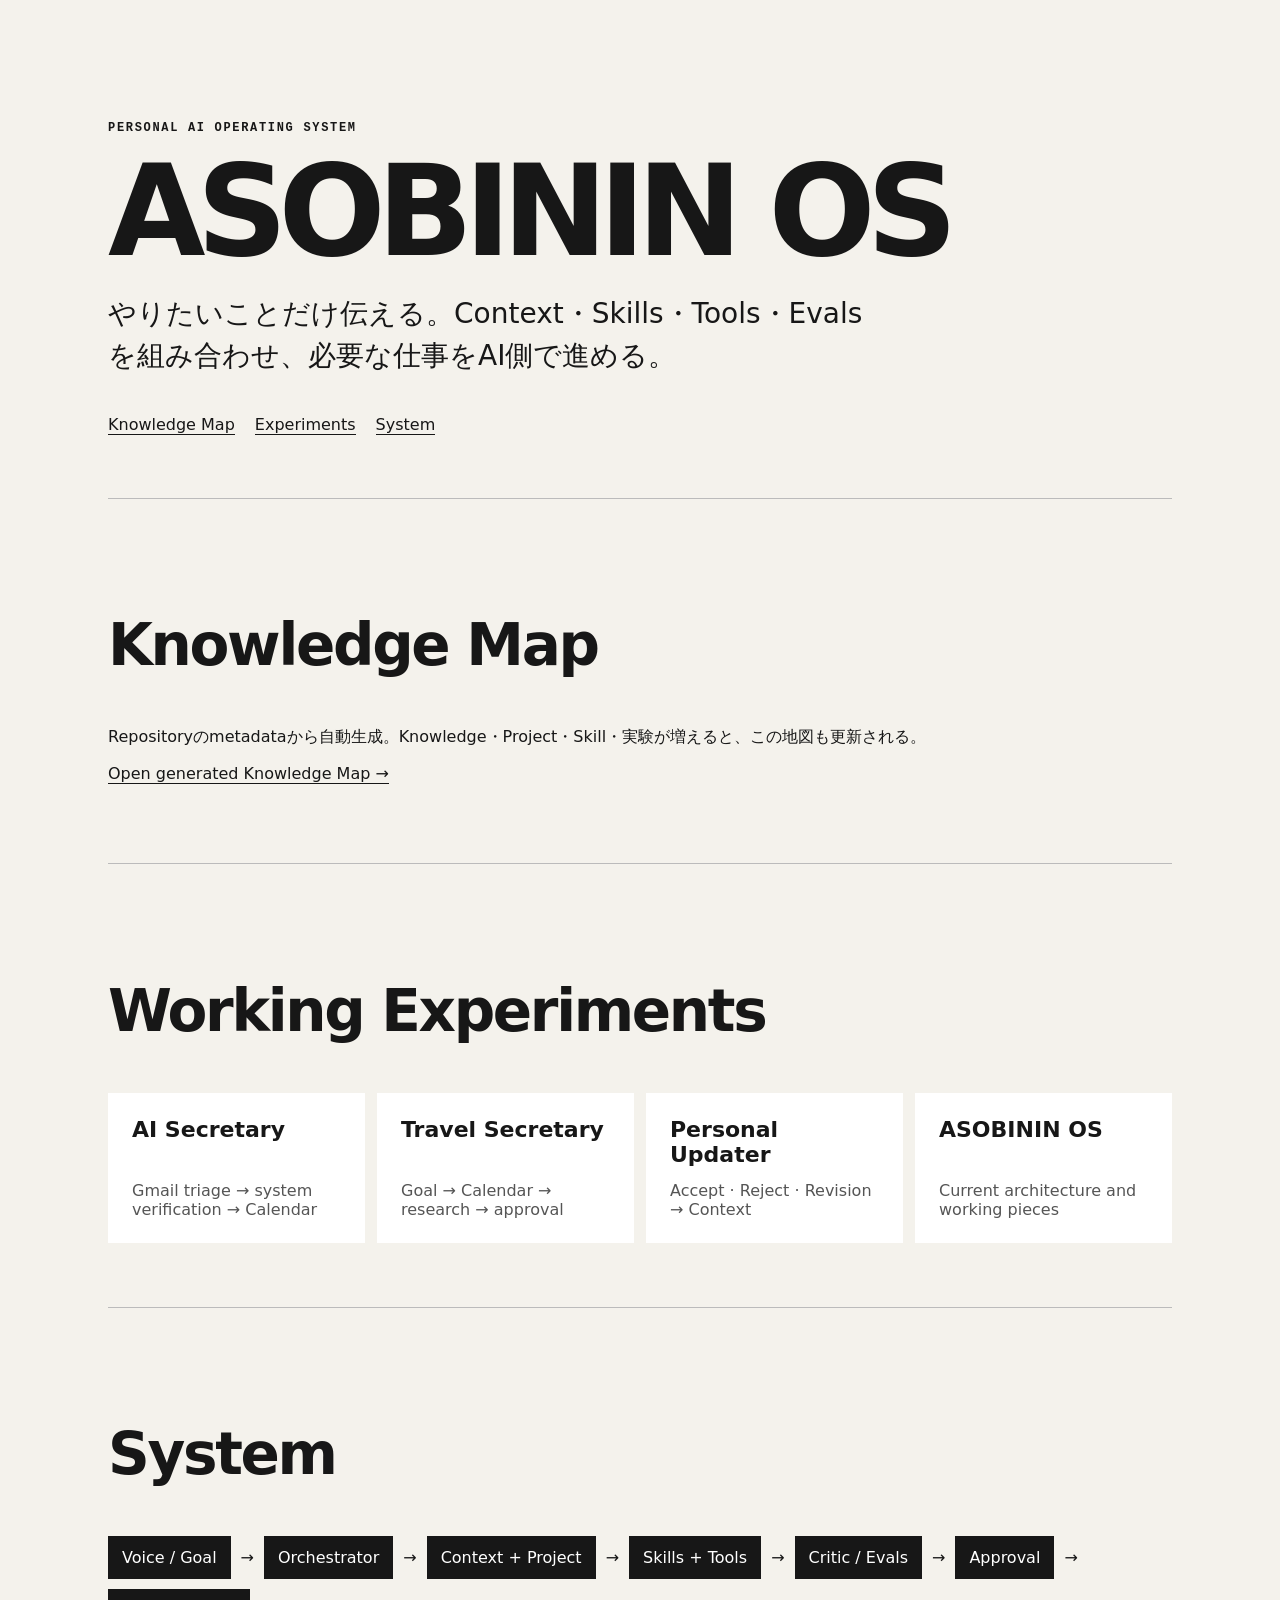
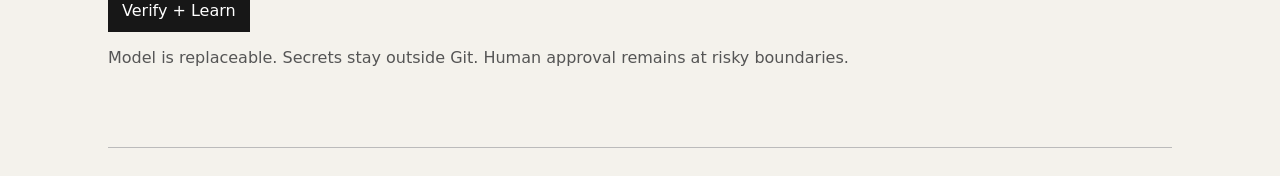
<file: index.html>
<!doctype html><html lang="ja"><head><meta charset="utf-8"><meta name="viewport" content="width=device-width,initial-scale=1"><title>ASOBININ OS</title><link rel="stylesheet" href="style.css"></head><body><main>
<header><p class="eyebrow">PERSONAL AI OPERATING SYSTEM</p><h1>ASOBININ OS</h1><p class="lead">やりたいことだけ伝える。Context・Skills・Tools・Evalsを組み合わせ、必要な仕事をAI側で進める。</p><nav><a href="generated.html">Knowledge Map</a><a href="#demo">Experiments</a><a href="#system">System</a></nav></header>
<section id="map"><h2>Knowledge Map</h2><p>Repositoryのmetadataから自動生成。Knowledge・Project・Skill・実験が増えると、この地図も更新される。</p><p><a href="generated.html">Open generated Knowledge Map →</a></p></section>
<section id="demo"><h2>Working Experiments</h2><div class="grid">
<a class="card" href="items/skills--secretary--skill.html"><b>AI Secretary</b><span>Gmail triage → system verification → Calendar</span></a>
<a class="card" href="items/skills--travel--skill.html"><b>Travel Secretary</b><span>Goal → Calendar → research → approval</span></a>
<a class="card" href="items/skills--personal-updater--skill.html"><b>Personal Updater</b><span>Accept · Reject · Revision → Context</span></a>
<a class="card" href="items/knowledge--topics--asobinin-os.html"><b>ASOBININ OS</b><span>Current architecture and working pieces</span></a>
</div></section>
<section id="system"><h2>System</h2><div class="flow"><span>Voice / Goal</span><i>→</i><span>Orchestrator</span><i>→</i><span>Context + Project</span><i>→</i><span>Skills + Tools</span><i>→</i><span>Critic / Evals</span><i>→</i><span>Approval</span><i>→</i><span>Verify + Learn</span></div><p class="small">Model is replaceable. Secrets stay outside Git. Human approval remains at risky boundaries.</p></section>
</main></body></html>
</file>
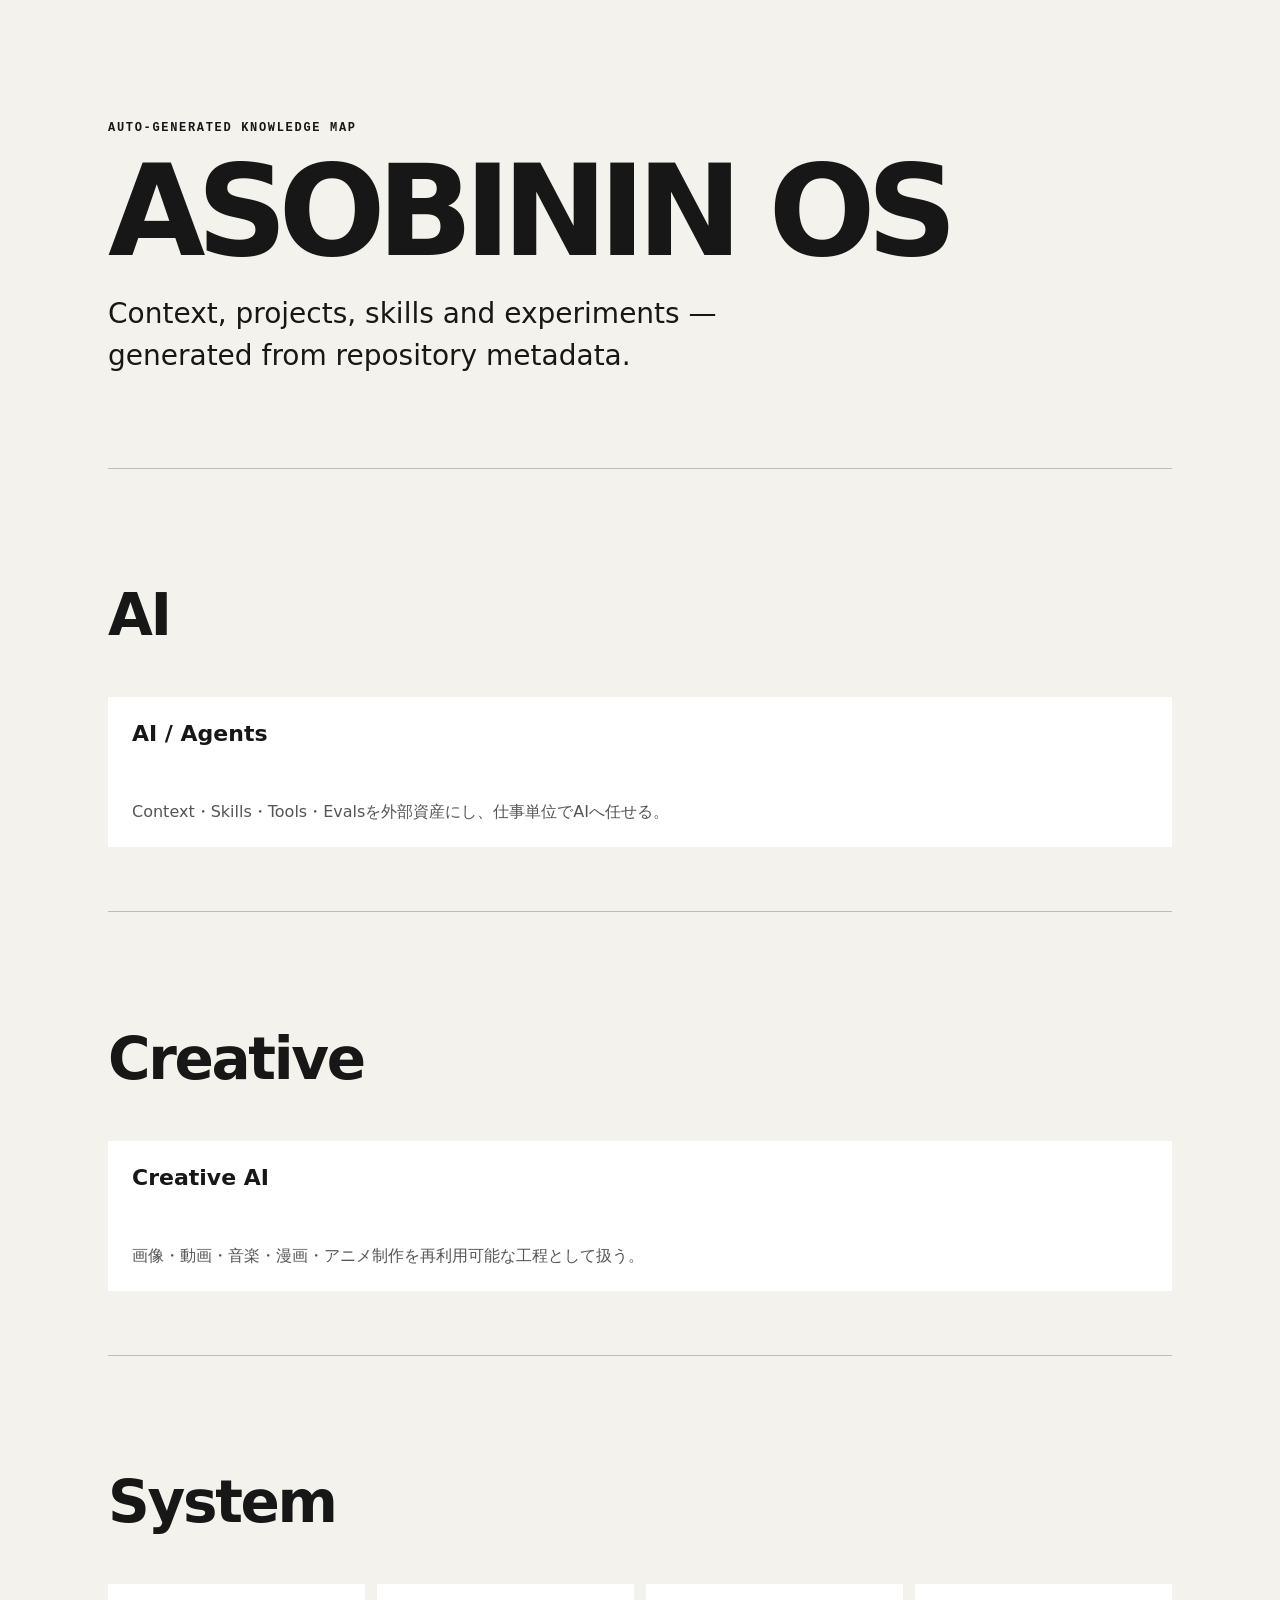
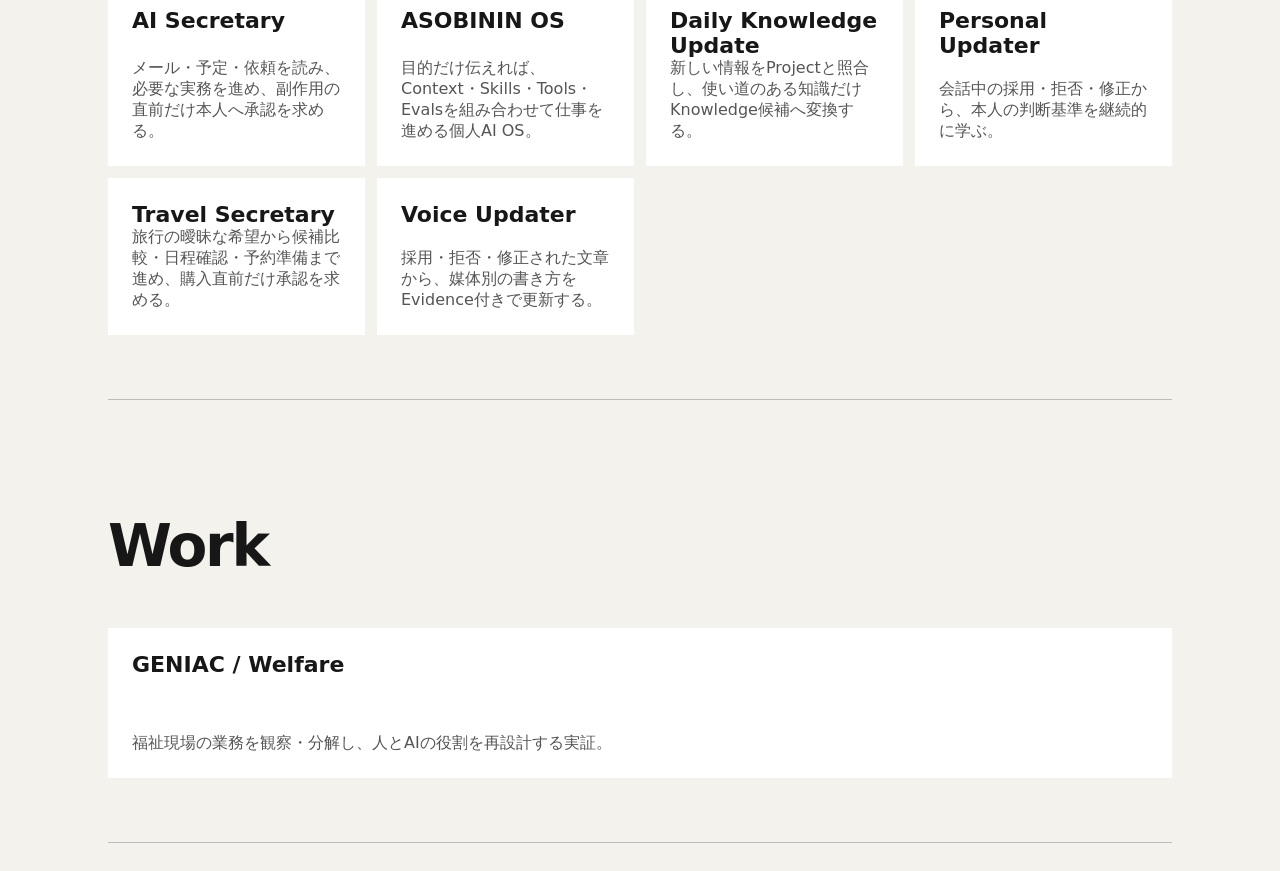
<file: generated.html>
<!doctype html><meta charset='utf-8'><meta name='viewport' content='width=device-width,initial-scale=1'>
<title>ASOBININ OS — Generated Map</title><link rel='stylesheet' href='style.css'>
<main><header><p class='eyebrow'>AUTO-GENERATED KNOWLEDGE MAP</p><h1>ASOBININ OS</h1>
<p class='lead'>Context, projects, skills and experiments — generated from repository metadata.</p></header>
<section><h2>AI</h2><div class='grid'>
<a class='card' href='items/knowledge--topics--ai-agents.html'><b>AI / Agents</b><span>Context・Skills・Tools・Evalsを外部資産にし、仕事単位でAIへ任せる。</span></a>
</div></section>
<section><h2>Creative</h2><div class='grid'>
<a class='card' href='items/knowledge--topics--creative-ai.html'><b>Creative AI</b><span>画像・動画・音楽・漫画・アニメ制作を再利用可能な工程として扱う。</span></a>
</div></section>
<section><h2>System</h2><div class='grid'>
<a class='card' href='items/skills--secretary--skill.html'><b>AI Secretary</b><span>メール・予定・依頼を読み、必要な実務を進め、副作用の直前だけ本人へ承認を求める。</span></a>
<a class='card' href='items/knowledge--topics--asobinin-os.html'><b>ASOBININ OS</b><span>目的だけ伝えれば、Context・Skills・Tools・Evalsを組み合わせて仕事を進める個人AI OS。</span></a>
<a class='card' href='items/skills--knowledge-update--skill.html'><b>Daily Knowledge Update</b><span>新しい情報をProjectと照合し、使い道のある知識だけKnowledge候補へ変換する。</span></a>
<a class='card' href='items/skills--personal-updater--skill.html'><b>Personal Updater</b><span>会話中の採用・拒否・修正から、本人の判断基準を継続的に学ぶ。</span></a>
<a class='card' href='items/skills--travel--skill.html'><b>Travel Secretary</b><span>旅行の曖昧な希望から候補比較・日程確認・予約準備まで進め、購入直前だけ承認を求める。</span></a>
<a class='card' href='items/skills--voice-updater--skill.html'><b>Voice Updater</b><span>採用・拒否・修正された文章から、媒体別の書き方をEvidence付きで更新する。</span></a>
</div></section>
<section><h2>Work</h2><div class='grid'>
<a class='card' href='items/knowledge--topics--geniac.html'><b>GENIAC / Welfare</b><span>福祉現場の業務を観察・分解し、人とAIの役割を再設計する実証。</span></a>
</div></section>
</main>
</file>
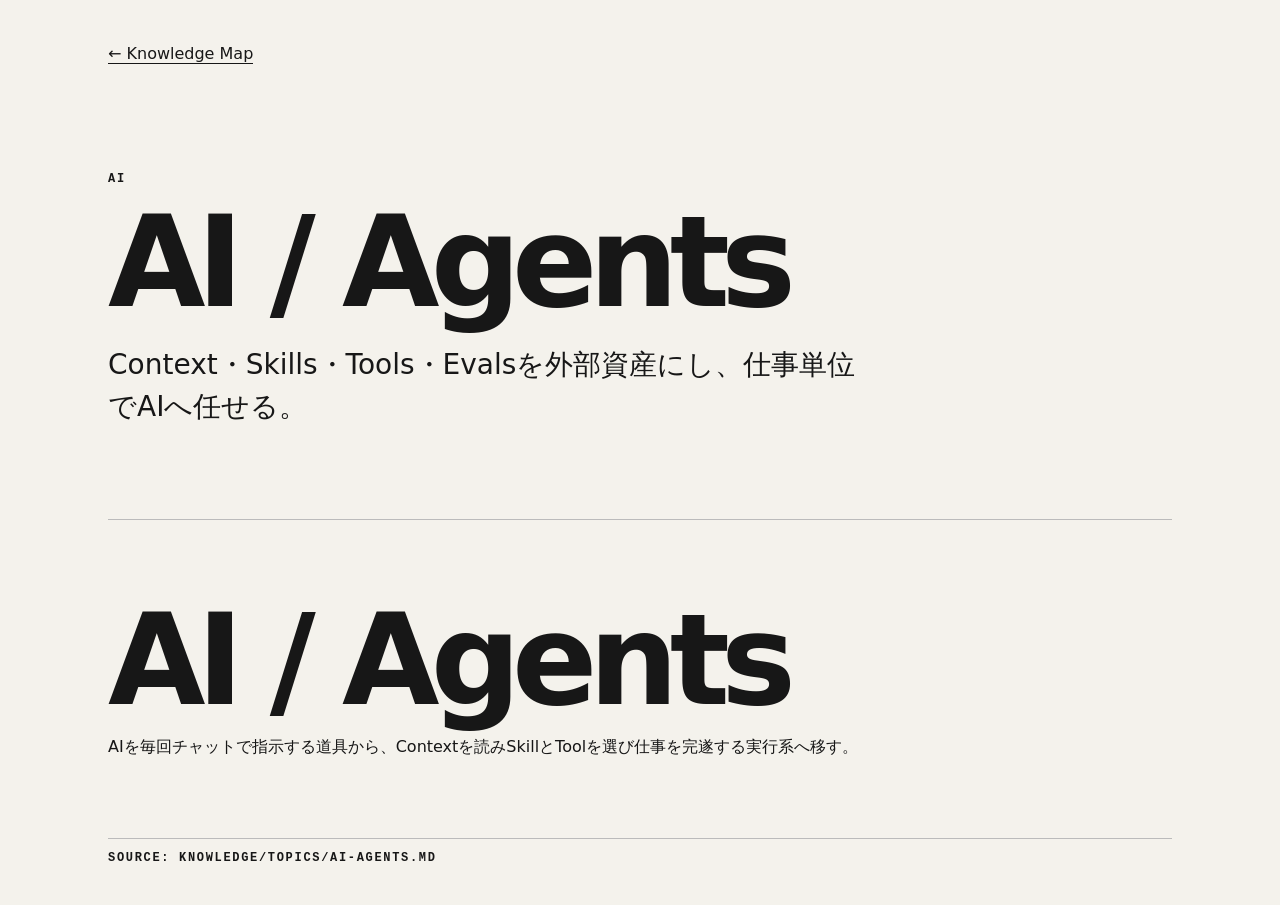
<file: items/knowledge--topics--ai-agents.html>
<!doctype html><meta charset='utf-8'><meta name='viewport' content='width=device-width,initial-scale=1'><title>AI / Agents — ASOBININ OS</title><link rel='stylesheet' href='../style.css'><main><p><a href='../generated.html'>← Knowledge Map</a></p><header><p class='eyebrow'>AI</p><h1>AI / Agents</h1><p class='lead'>Context・Skills・Tools・Evalsを外部資産にし、仕事単位でAIへ任せる。</p></header><section><h1>AI / Agents</h1>
<p>AIを毎回チャットで指示する道具から、Contextを読みSkillとToolを選び仕事を完遂する実行系へ移す。</p></section><footer><p class='eyebrow'>SOURCE: knowledge/topics/ai-agents.md</p></footer></main>
</file>
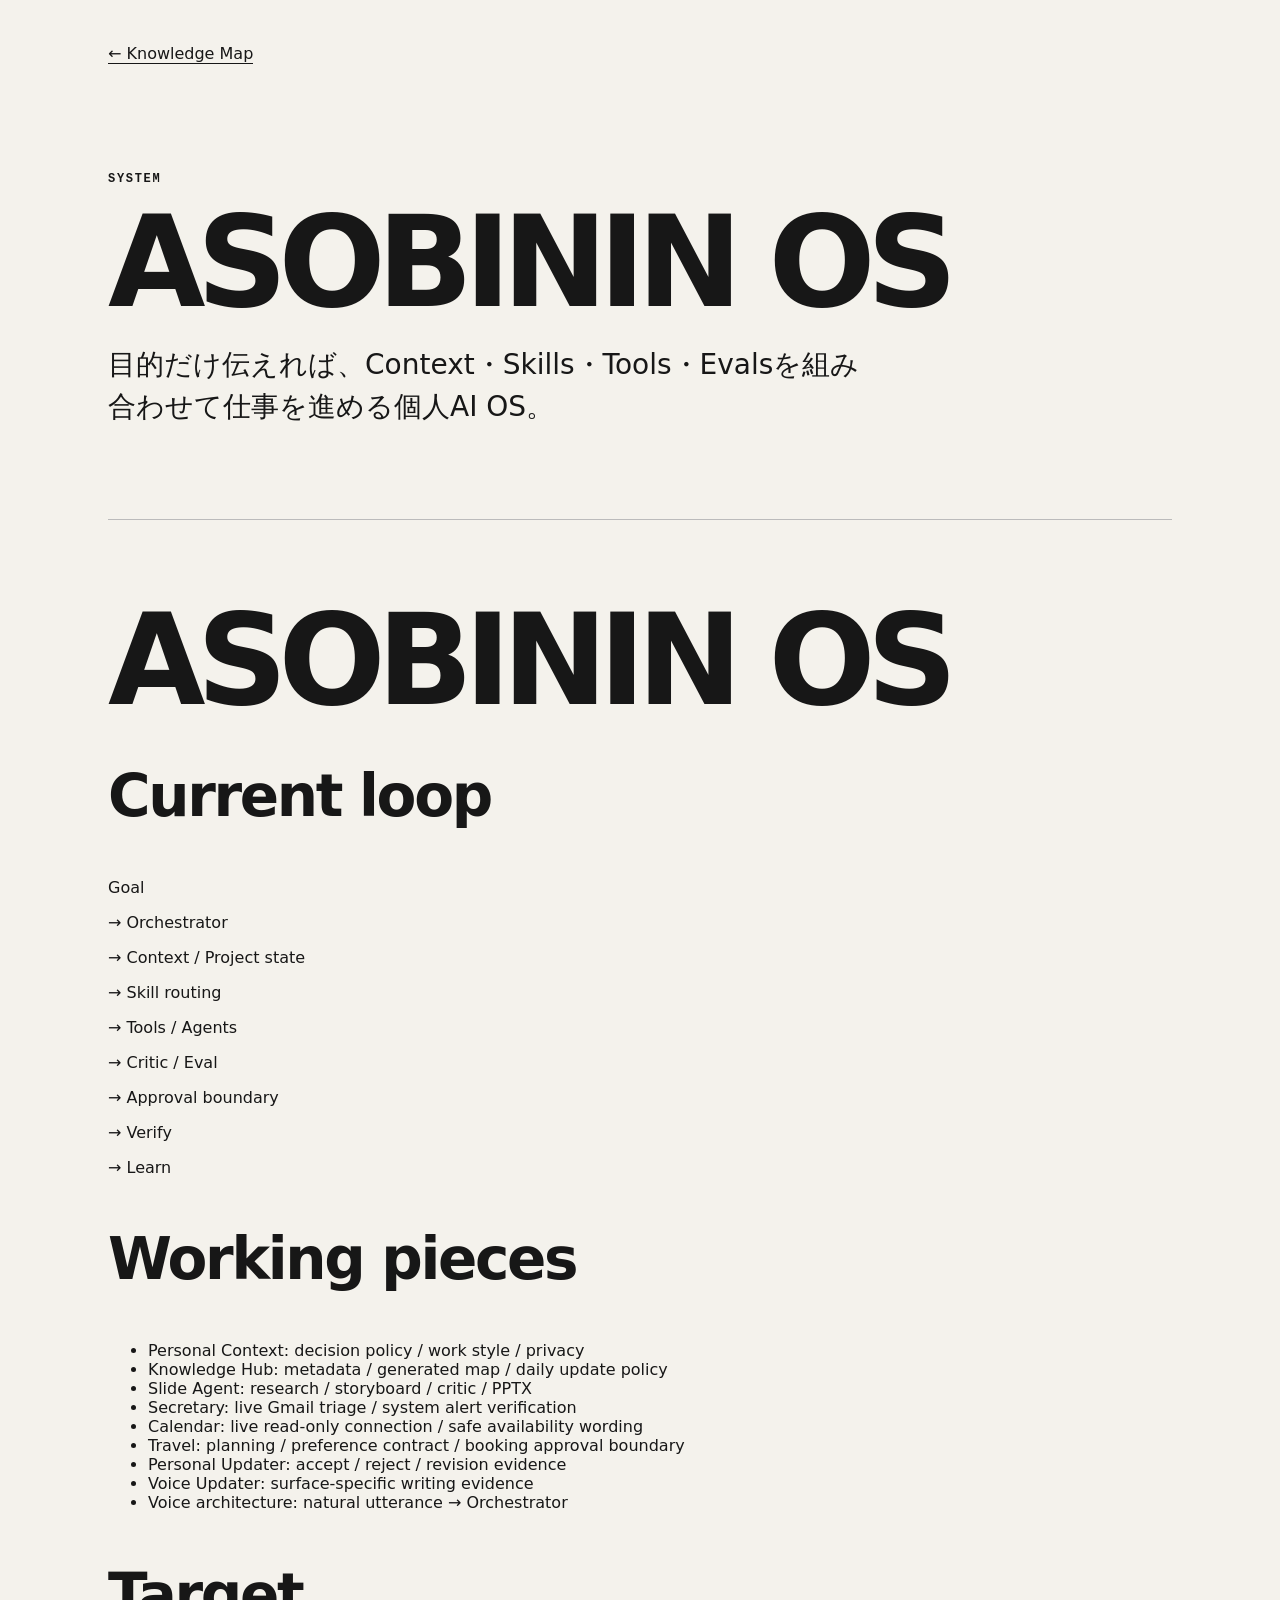
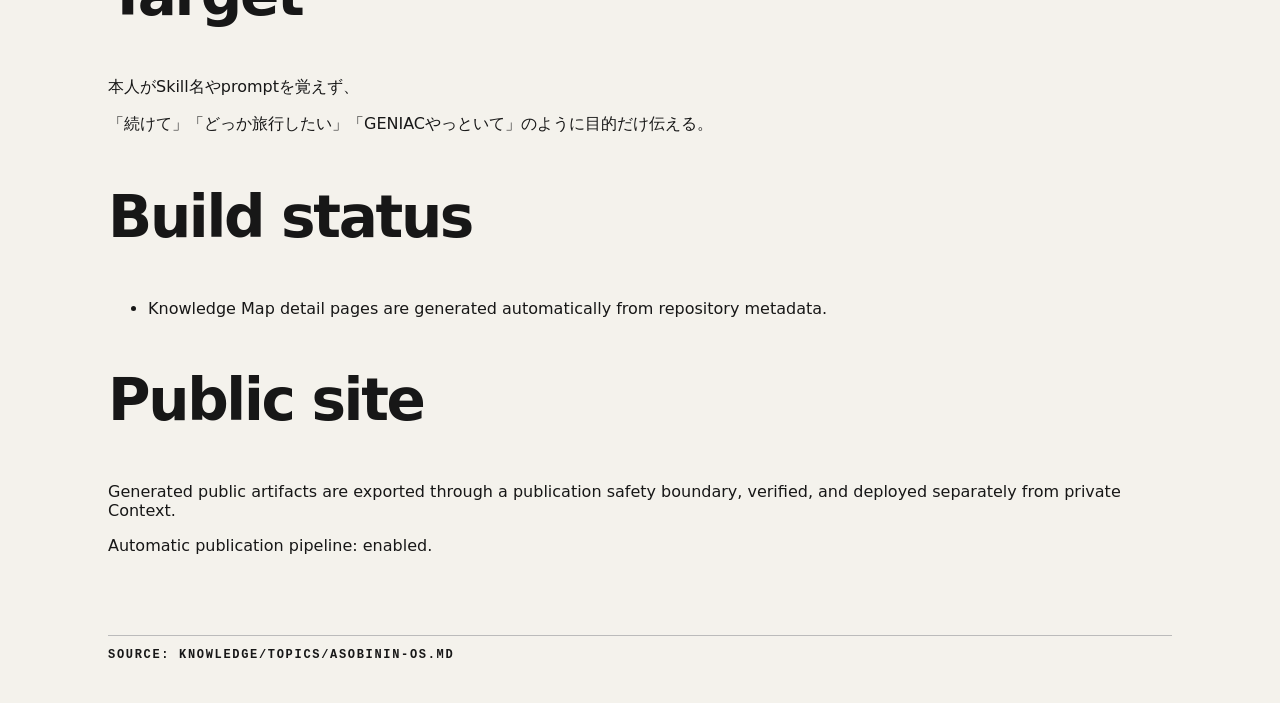
<file: items/knowledge--topics--asobinin-os.html>
<!doctype html><meta charset='utf-8'><meta name='viewport' content='width=device-width,initial-scale=1'><title>ASOBININ OS — ASOBININ OS</title><link rel='stylesheet' href='../style.css'><main><p><a href='../generated.html'>← Knowledge Map</a></p><header><p class='eyebrow'>System</p><h1>ASOBININ OS</h1><p class='lead'>目的だけ伝えれば、Context・Skills・Tools・Evalsを組み合わせて仕事を進める個人AI OS。</p></header><section><h1>ASOBININ OS</h1>
<h2>Current loop</h2>
<p>Goal</p>
<p>→ Orchestrator</p>
<p>→ Context / Project state</p>
<p>→ Skill routing</p>
<p>→ Tools / Agents</p>
<p>→ Critic / Eval</p>
<p>→ Approval boundary</p>
<p>→ Verify</p>
<p>→ Learn</p>
<h2>Working pieces</h2>
<ul>
<li>Personal Context: decision policy / work style / privacy</li>
<li>Knowledge Hub: metadata / generated map / daily update policy</li>
<li>Slide Agent: research / storyboard / critic / PPTX</li>
<li>Secretary: live Gmail triage / system alert verification</li>
<li>Calendar: live read-only connection / safe availability wording</li>
<li>Travel: planning / preference contract / booking approval boundary</li>
<li>Personal Updater: accept / reject / revision evidence</li>
<li>Voice Updater: surface-specific writing evidence</li>
<li>Voice architecture: natural utterance → Orchestrator</li>
</ul>
<h2>Target</h2>
<p>本人がSkill名やpromptを覚えず、</p>
<p>「続けて」「どっか旅行したい」「GENIACやっといて」のように目的だけ伝える。</p>
<h2>Build status</h2>
<ul>
<li>Knowledge Map detail pages are generated automatically from repository metadata.</li>
</ul>
<h2>Public site</h2>
<p>Generated public artifacts are exported through a publication safety boundary, verified, and deployed separately from private Context.</p>
<p>Automatic publication pipeline: enabled.</p></section><footer><p class='eyebrow'>SOURCE: knowledge/topics/asobinin-os.md</p></footer></main>
</file>
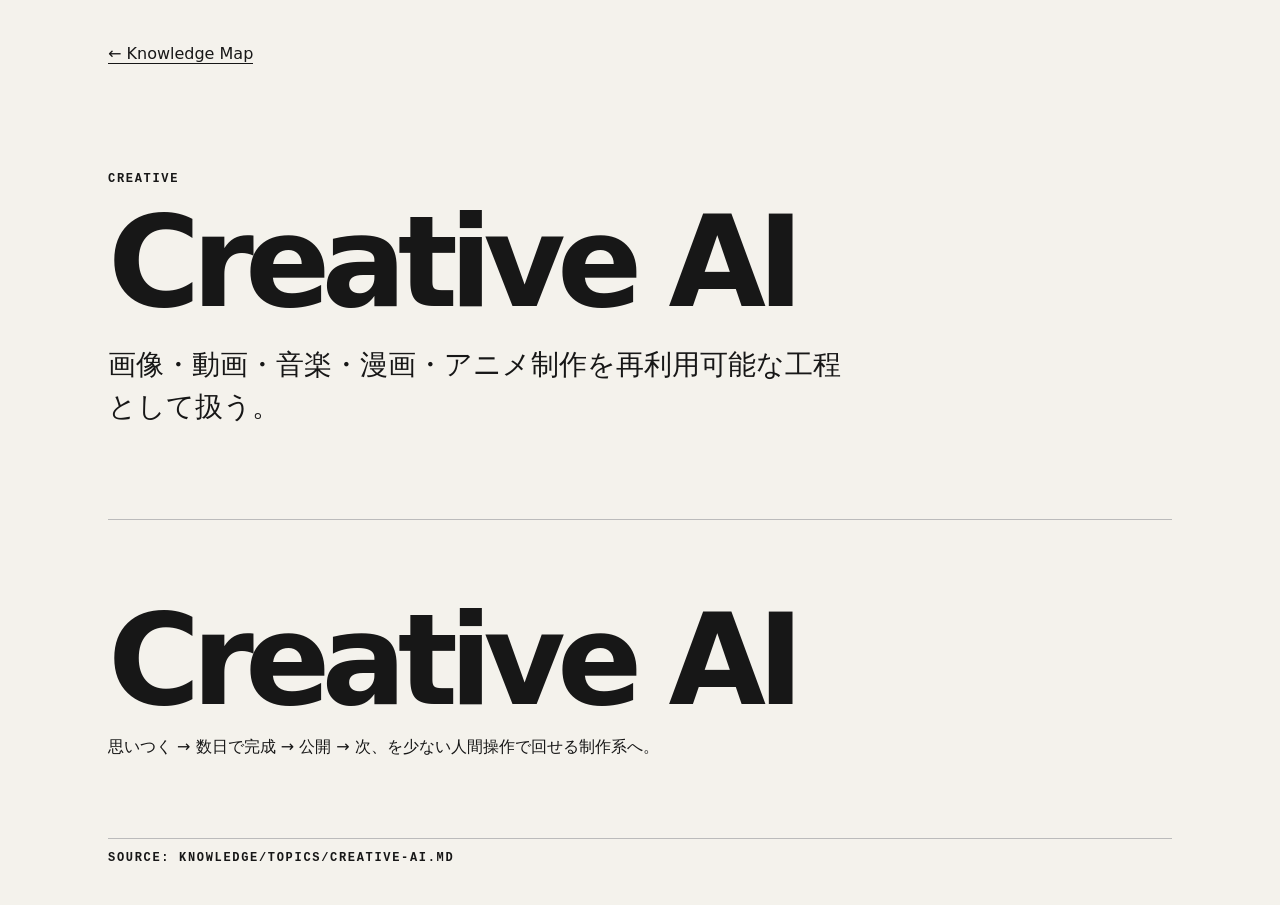
<file: items/knowledge--topics--creative-ai.html>
<!doctype html><meta charset='utf-8'><meta name='viewport' content='width=device-width,initial-scale=1'><title>Creative AI — ASOBININ OS</title><link rel='stylesheet' href='../style.css'><main><p><a href='../generated.html'>← Knowledge Map</a></p><header><p class='eyebrow'>Creative</p><h1>Creative AI</h1><p class='lead'>画像・動画・音楽・漫画・アニメ制作を再利用可能な工程として扱う。</p></header><section><h1>Creative AI</h1>
<p>思いつく → 数日で完成 → 公開 → 次、を少ない人間操作で回せる制作系へ。</p></section><footer><p class='eyebrow'>SOURCE: knowledge/topics/creative-ai.md</p></footer></main>
</file>
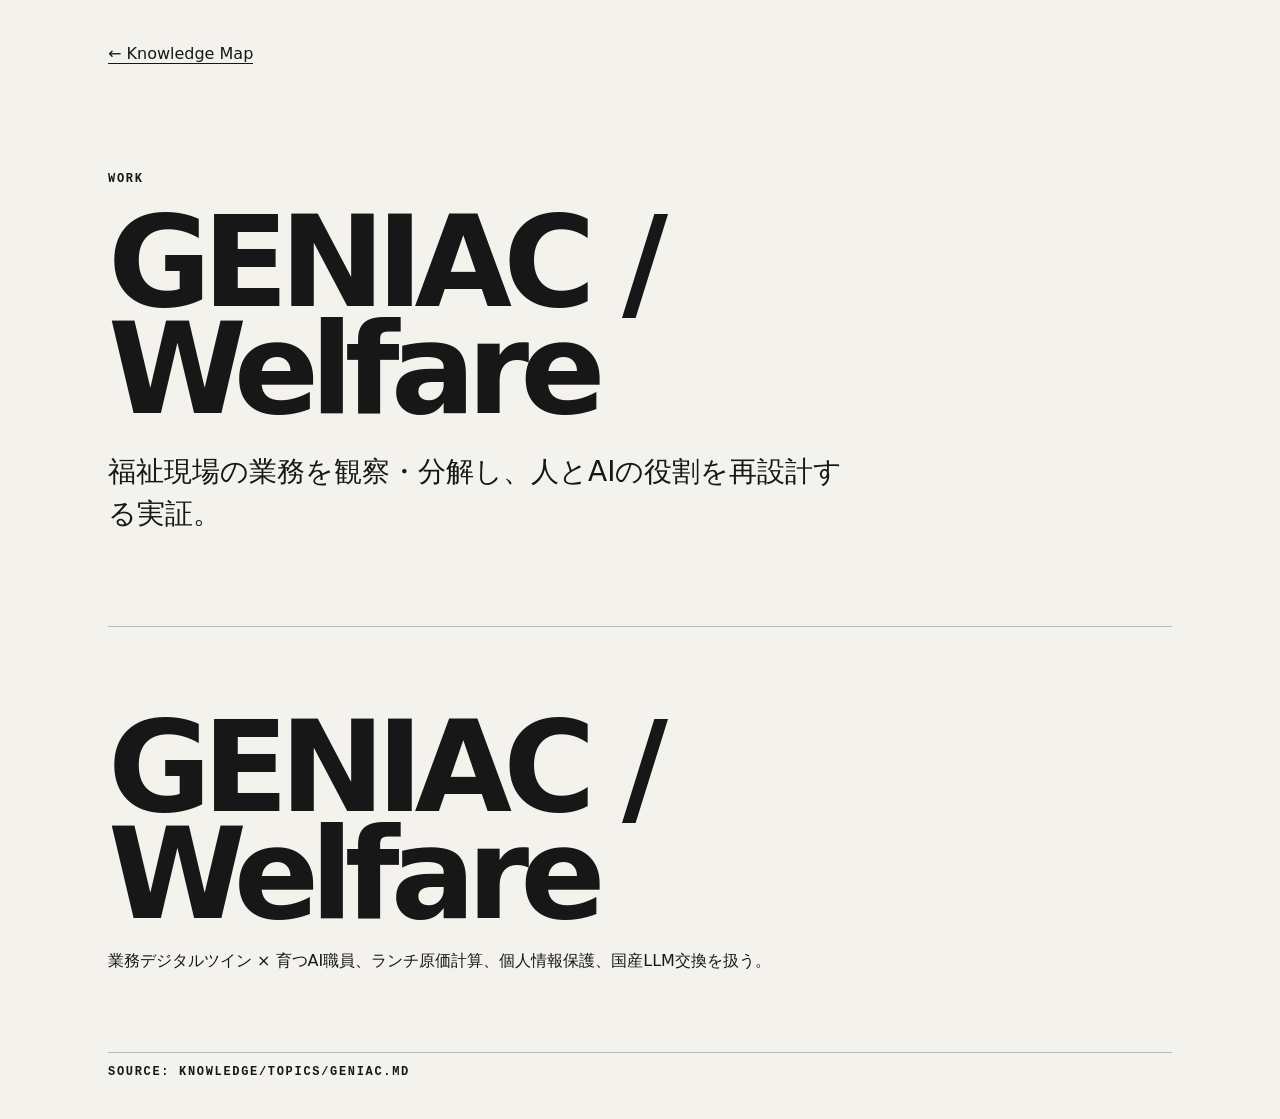
<file: items/knowledge--topics--geniac.html>
<!doctype html><meta charset='utf-8'><meta name='viewport' content='width=device-width,initial-scale=1'><title>GENIAC / Welfare — ASOBININ OS</title><link rel='stylesheet' href='../style.css'><main><p><a href='../generated.html'>← Knowledge Map</a></p><header><p class='eyebrow'>Work</p><h1>GENIAC / Welfare</h1><p class='lead'>福祉現場の業務を観察・分解し、人とAIの役割を再設計する実証。</p></header><section><h1>GENIAC / Welfare</h1>
<p>業務デジタルツイン × 育つAI職員、ランチ原価計算、個人情報保護、国産LLM交換を扱う。</p></section><footer><p class='eyebrow'>SOURCE: knowledge/topics/geniac.md</p></footer></main>
</file>
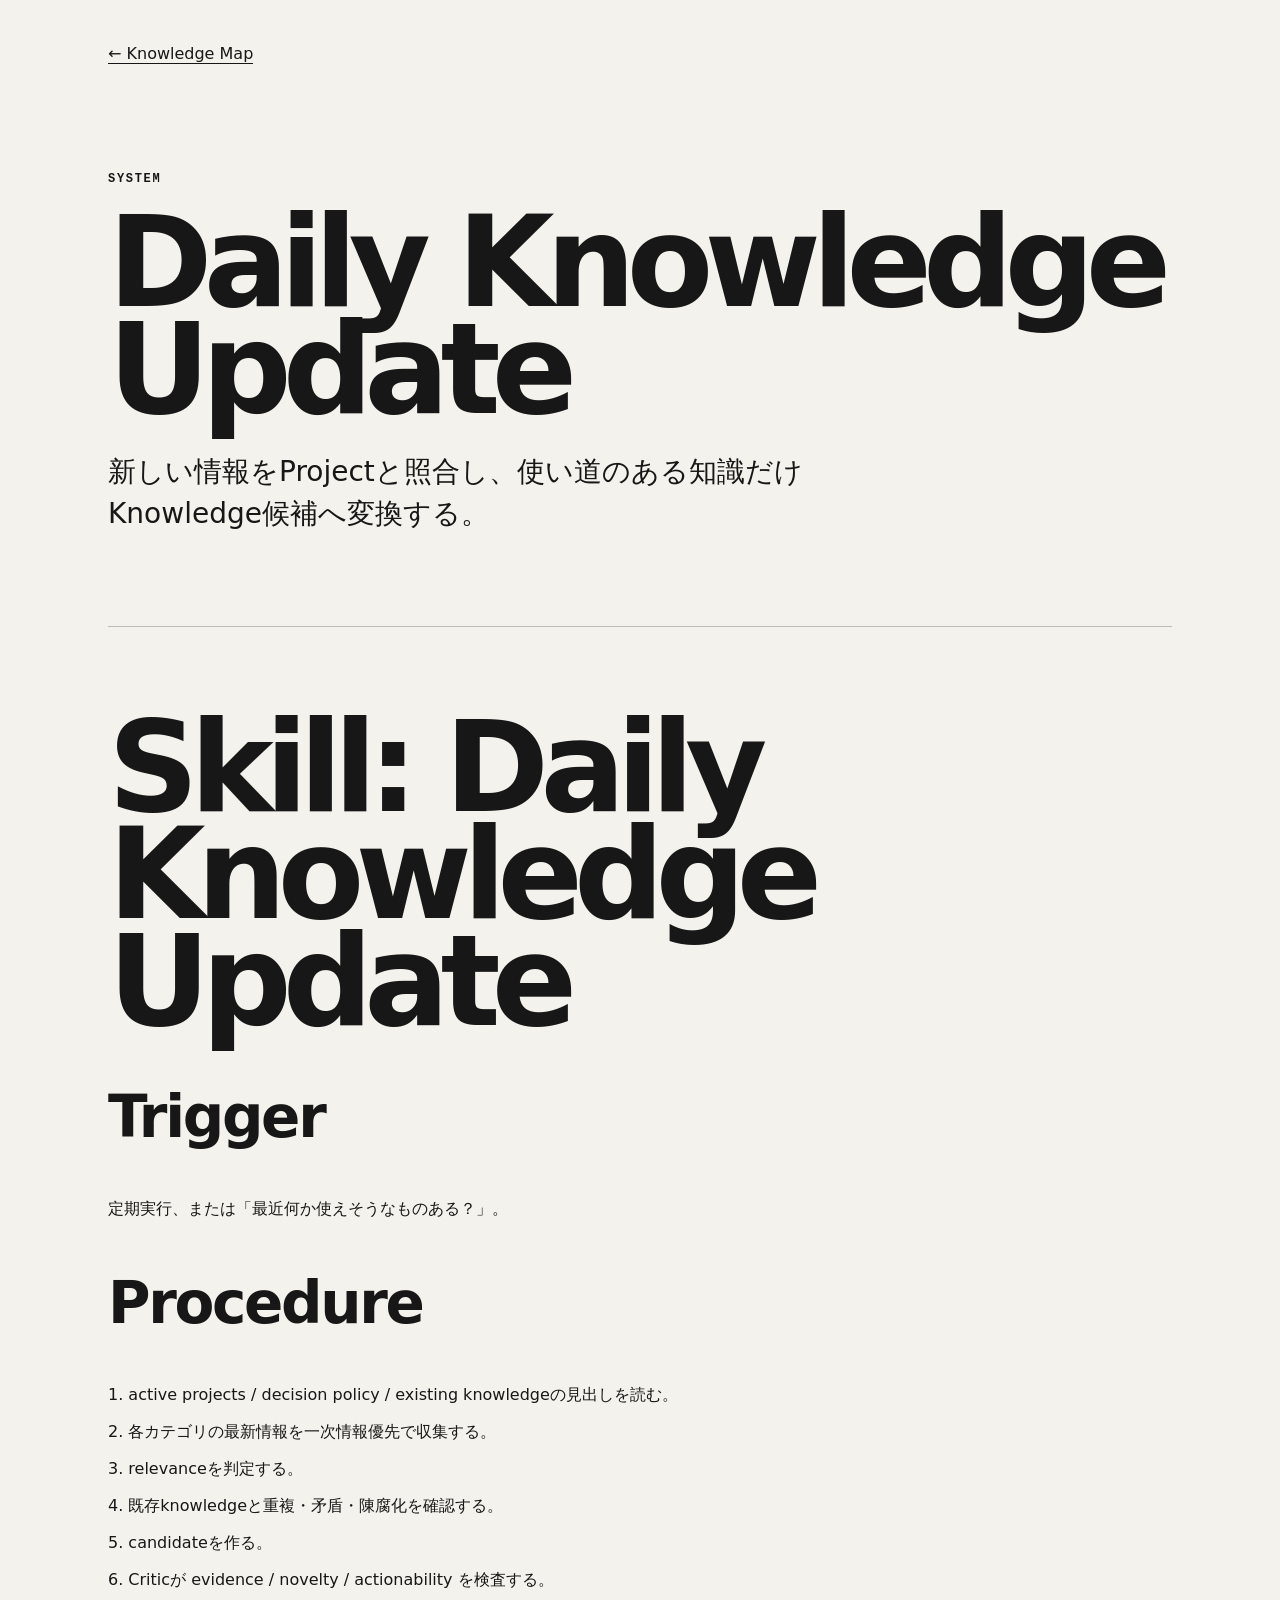
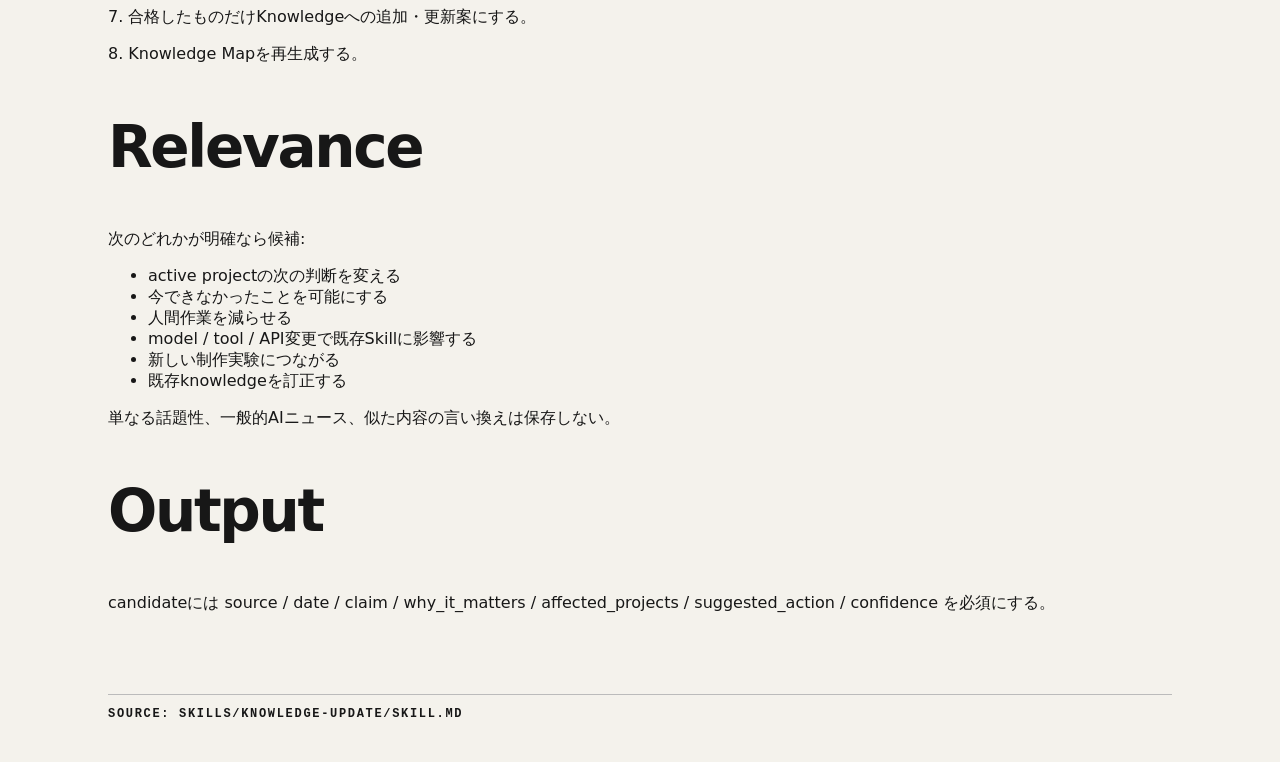
<file: items/skills--knowledge-update--skill.html>
<!doctype html><meta charset='utf-8'><meta name='viewport' content='width=device-width,initial-scale=1'><title>Daily Knowledge Update — ASOBININ OS</title><link rel='stylesheet' href='../style.css'><main><p><a href='../generated.html'>← Knowledge Map</a></p><header><p class='eyebrow'>System</p><h1>Daily Knowledge Update</h1><p class='lead'>新しい情報をProjectと照合し、使い道のある知識だけKnowledge候補へ変換する。</p></header><section><h1>Skill: Daily Knowledge Update</h1>
<h2>Trigger</h2>
<p>定期実行、または「最近何か使えそうなものある？」。</p>
<h2>Procedure</h2>
<p>1. active projects / decision policy / existing knowledgeの見出しを読む。</p>
<p>2. 各カテゴリの最新情報を一次情報優先で収集する。</p>
<p>3. relevanceを判定する。</p>
<p>4. 既存knowledgeと重複・矛盾・陳腐化を確認する。</p>
<p>5. candidateを作る。</p>
<p>6. Criticが evidence / novelty / actionability を検査する。</p>
<p>7. 合格したものだけKnowledgeへの追加・更新案にする。</p>
<p>8. Knowledge Mapを再生成する。</p>
<h2>Relevance</h2>
<p>次のどれかが明確なら候補:</p>
<ul>
<li>active projectの次の判断を変える</li>
<li>今できなかったことを可能にする</li>
<li>人間作業を減らせる</li>
<li>model / tool / API変更で既存Skillに影響する</li>
<li>新しい制作実験につながる</li>
<li>既存knowledgeを訂正する</li>
</ul>
<p>単なる話題性、一般的AIニュース、似た内容の言い換えは保存しない。</p>
<h2>Output</h2>
<p>candidateには source / date / claim / why_it_matters / affected_projects / suggested_action / confidence を必須にする。</p></section><footer><p class='eyebrow'>SOURCE: skills/knowledge-update/SKILL.md</p></footer></main>
</file>
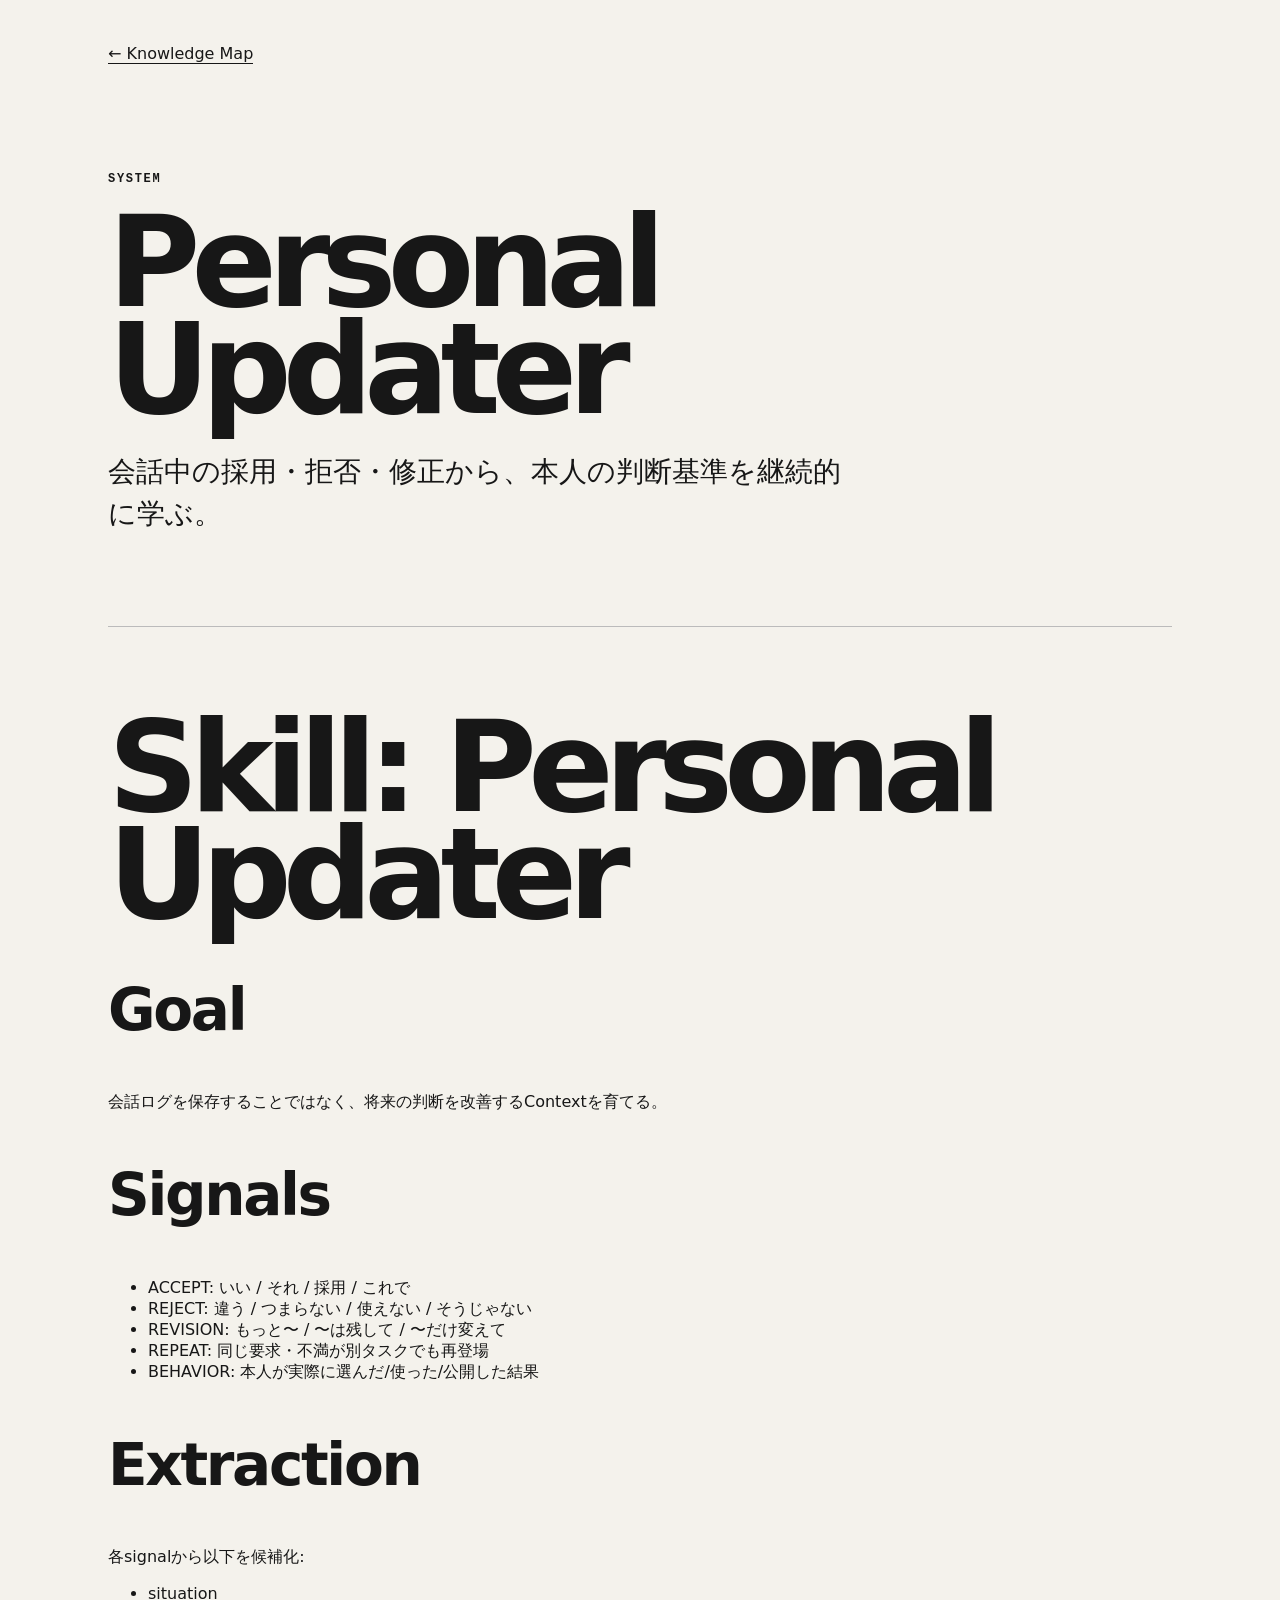
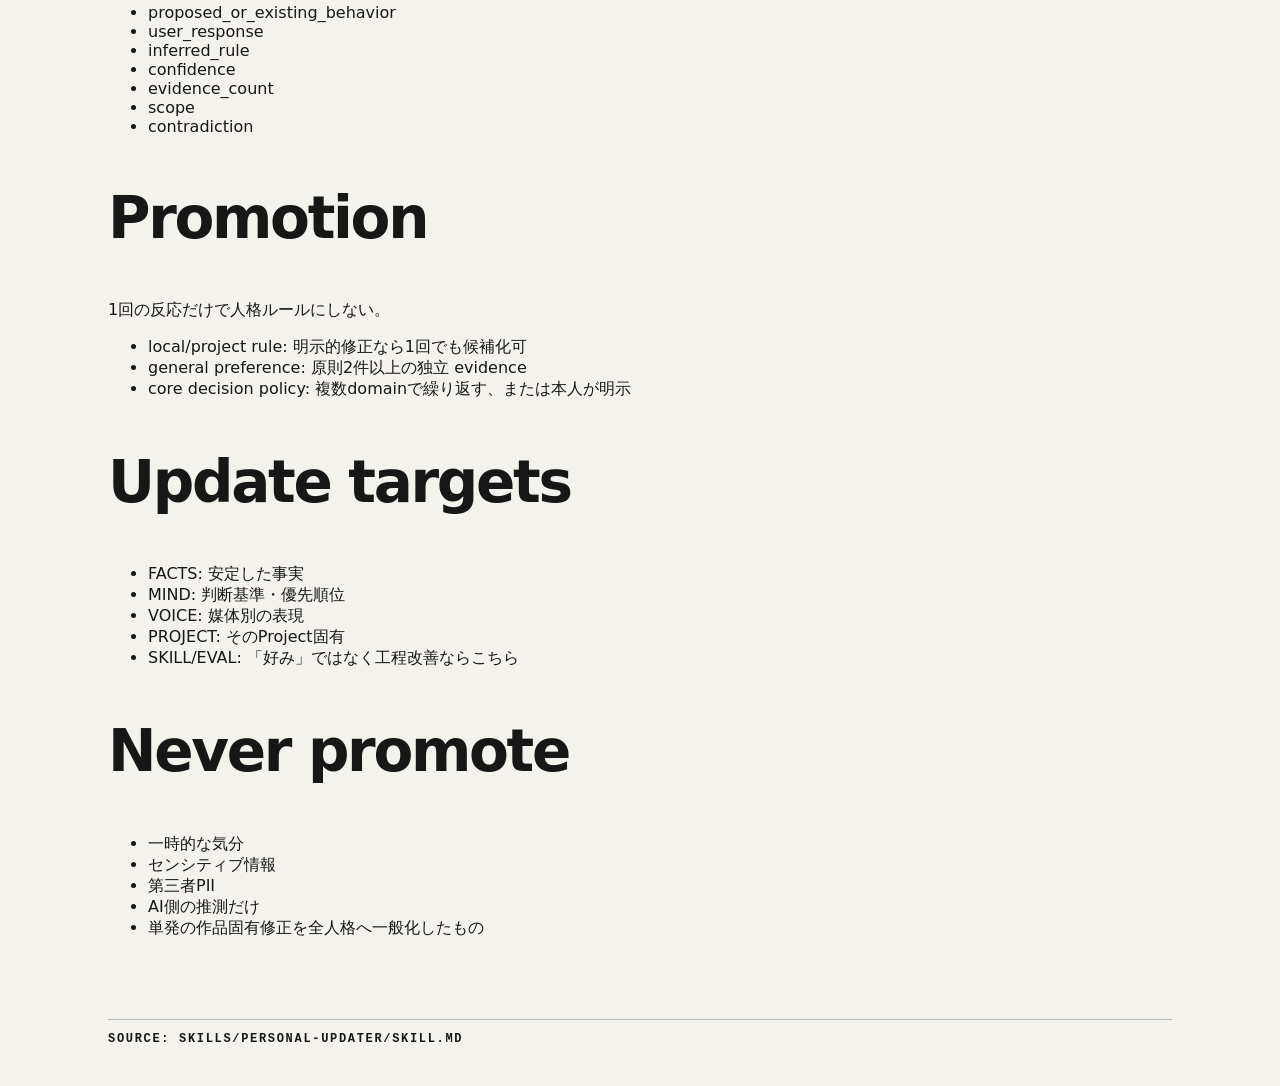
<file: items/skills--personal-updater--skill.html>
<!doctype html><meta charset='utf-8'><meta name='viewport' content='width=device-width,initial-scale=1'><title>Personal Updater — ASOBININ OS</title><link rel='stylesheet' href='../style.css'><main><p><a href='../generated.html'>← Knowledge Map</a></p><header><p class='eyebrow'>System</p><h1>Personal Updater</h1><p class='lead'>会話中の採用・拒否・修正から、本人の判断基準を継続的に学ぶ。</p></header><section><h1>Skill: Personal Updater</h1>
<h2>Goal</h2>
<p>会話ログを保存することではなく、将来の判断を改善するContextを育てる。</p>
<h2>Signals</h2>
<ul>
<li>ACCEPT: いい / それ / 採用 / これで</li>
<li>REJECT: 違う / つまらない / 使えない / そうじゃない</li>
<li>REVISION: もっと〜 / 〜は残して / 〜だけ変えて</li>
<li>REPEAT: 同じ要求・不満が別タスクでも再登場</li>
<li>BEHAVIOR: 本人が実際に選んだ/使った/公開した結果</li>
</ul>
<h2>Extraction</h2>
<p>各signalから以下を候補化:</p>
<ul>
<li>situation</li>
<li>proposed_or_existing_behavior</li>
<li>user_response</li>
<li>inferred_rule</li>
<li>confidence</li>
<li>evidence_count</li>
<li>scope</li>
<li>contradiction</li>
</ul>
<h2>Promotion</h2>
<p>1回の反応だけで人格ルールにしない。</p>
<ul>
<li>local/project rule: 明示的修正なら1回でも候補化可</li>
<li>general preference: 原則2件以上の独立 evidence</li>
<li>core decision policy: 複数domainで繰り返す、または本人が明示</li>
</ul>
<h2>Update targets</h2>
<ul>
<li>FACTS: 安定した事実</li>
<li>MIND: 判断基準・優先順位</li>
<li>VOICE: 媒体別の表現</li>
<li>PROJECT: そのProject固有</li>
<li>SKILL/EVAL: 「好み」ではなく工程改善ならこちら</li>
</ul>
<h2>Never promote</h2>
<ul>
<li>一時的な気分</li>
<li>センシティブ情報</li>
<li>第三者PII</li>
<li>AI側の推測だけ</li>
<li>単発の作品固有修正を全人格へ一般化したもの</li>
</ul></section><footer><p class='eyebrow'>SOURCE: skills/personal-updater/SKILL.md</p></footer></main>
</file>
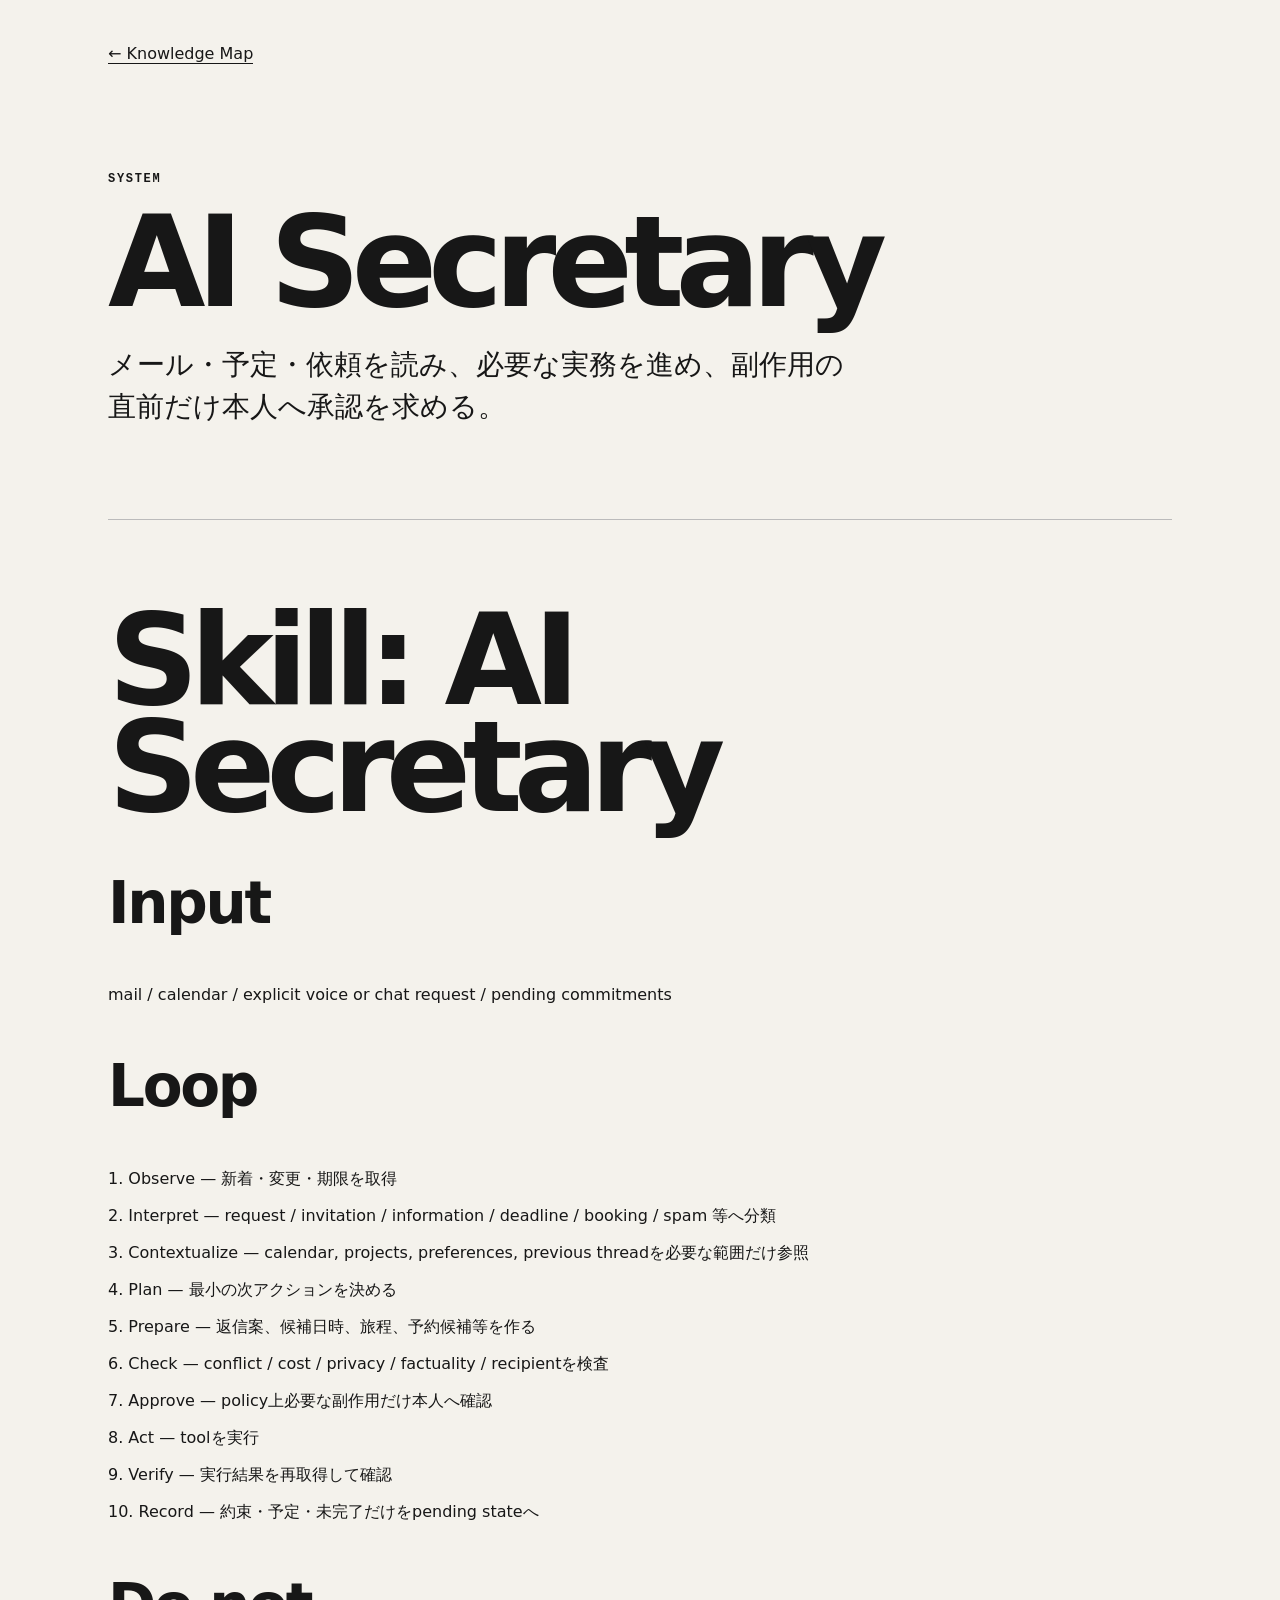
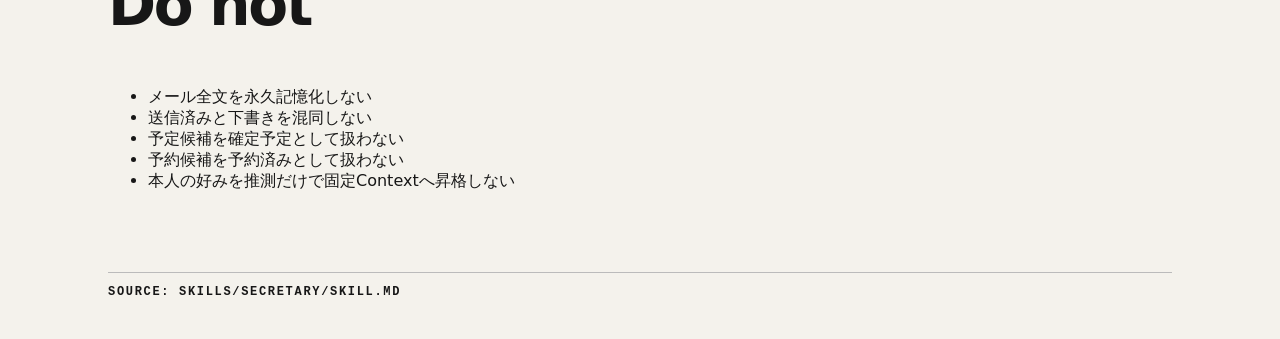
<file: items/skills--secretary--skill.html>
<!doctype html><meta charset='utf-8'><meta name='viewport' content='width=device-width,initial-scale=1'><title>AI Secretary — ASOBININ OS</title><link rel='stylesheet' href='../style.css'><main><p><a href='../generated.html'>← Knowledge Map</a></p><header><p class='eyebrow'>System</p><h1>AI Secretary</h1><p class='lead'>メール・予定・依頼を読み、必要な実務を進め、副作用の直前だけ本人へ承認を求める。</p></header><section><h1>Skill: AI Secretary</h1>
<h2>Input</h2>
<p>mail / calendar / explicit voice or chat request / pending commitments</p>
<h2>Loop</h2>
<p>1. Observe — 新着・変更・期限を取得</p>
<p>2. Interpret — request / invitation / information / deadline / booking / spam 等へ分類</p>
<p>3. Contextualize — calendar, projects, preferences, previous threadを必要な範囲だけ参照</p>
<p>4. Plan — 最小の次アクションを決める</p>
<p>5. Prepare — 返信案、候補日時、旅程、予約候補等を作る</p>
<p>6. Check — conflict / cost / privacy / factuality / recipientを検査</p>
<p>7. Approve — policy上必要な副作用だけ本人へ確認</p>
<p>8. Act — toolを実行</p>
<p>9. Verify — 実行結果を再取得して確認</p>
<p>10. Record — 約束・予定・未完了だけをpending stateへ</p>
<h2>Do not</h2>
<ul>
<li>メール全文を永久記憶化しない</li>
<li>送信済みと下書きを混同しない</li>
<li>予定候補を確定予定として扱わない</li>
<li>予約候補を予約済みとして扱わない</li>
<li>本人の好みを推測だけで固定Contextへ昇格しない</li>
</ul></section><footer><p class='eyebrow'>SOURCE: skills/secretary/SKILL.md</p></footer></main>
</file>
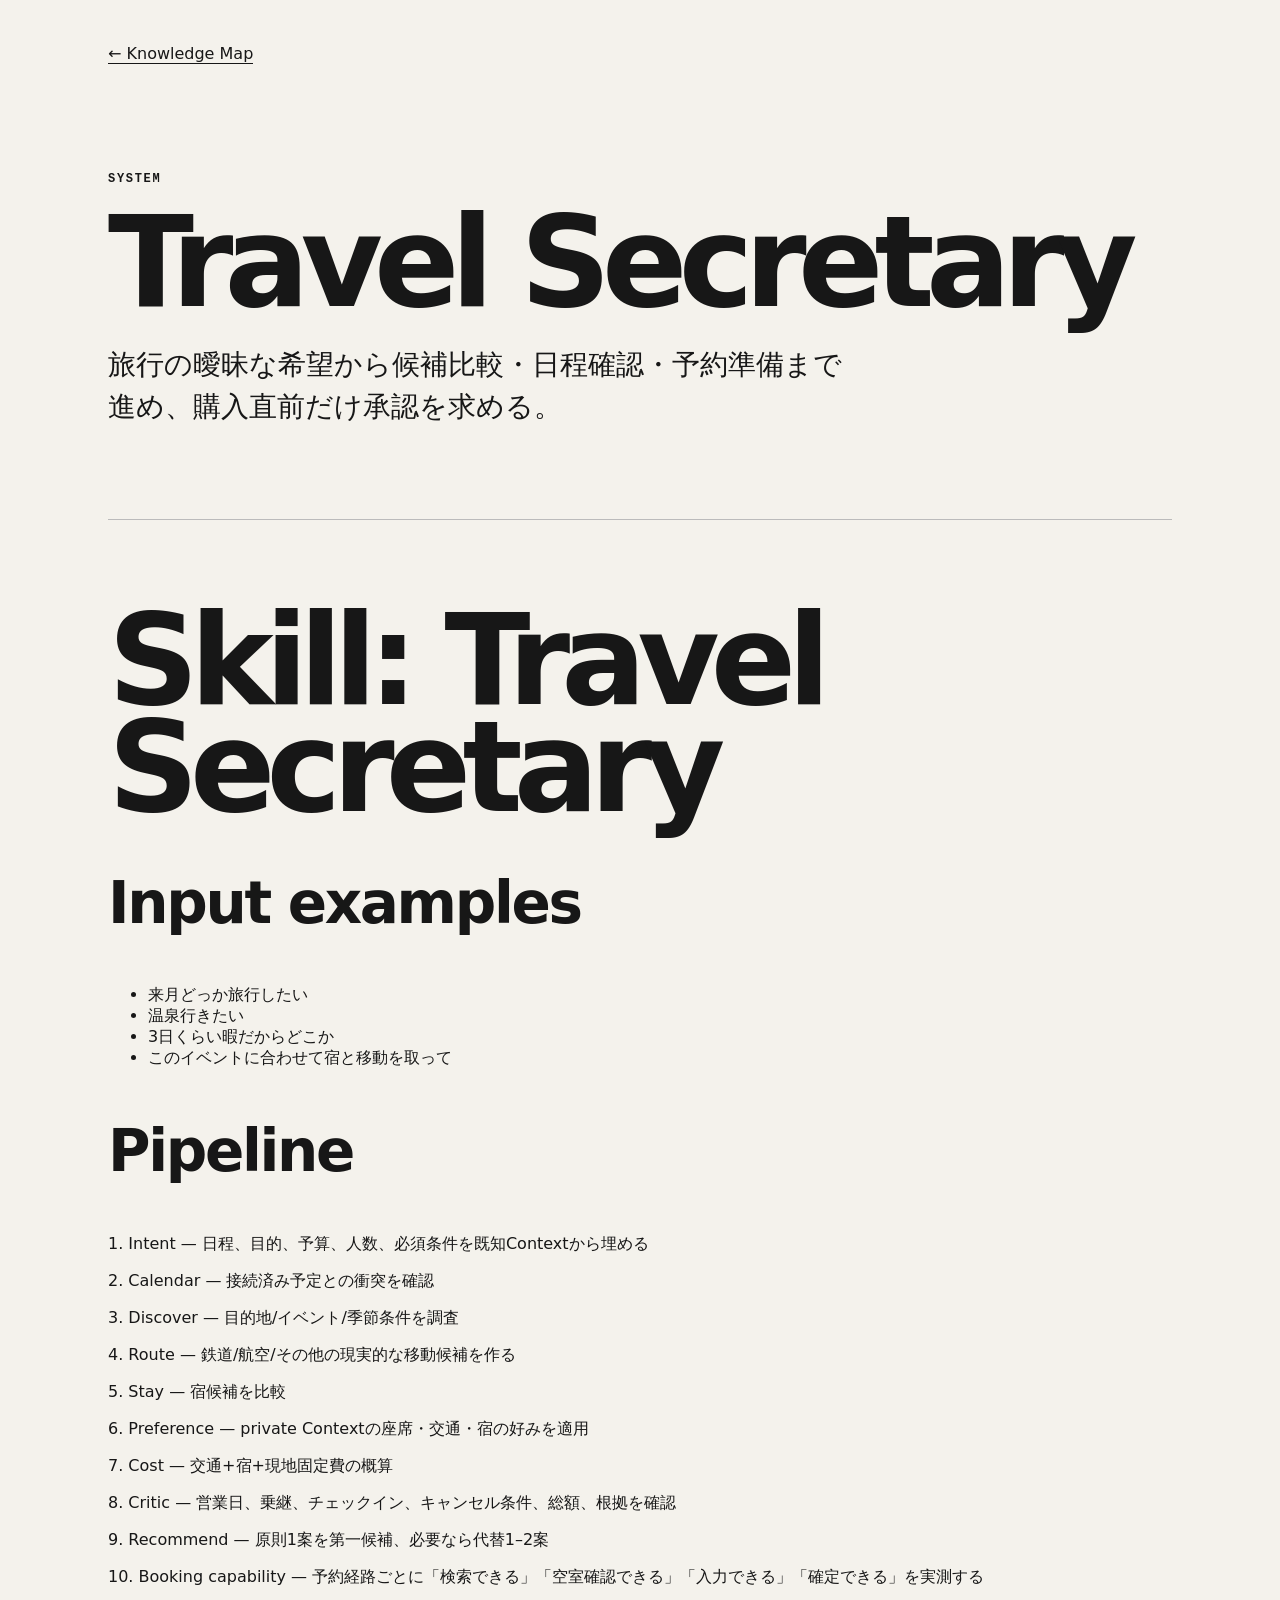
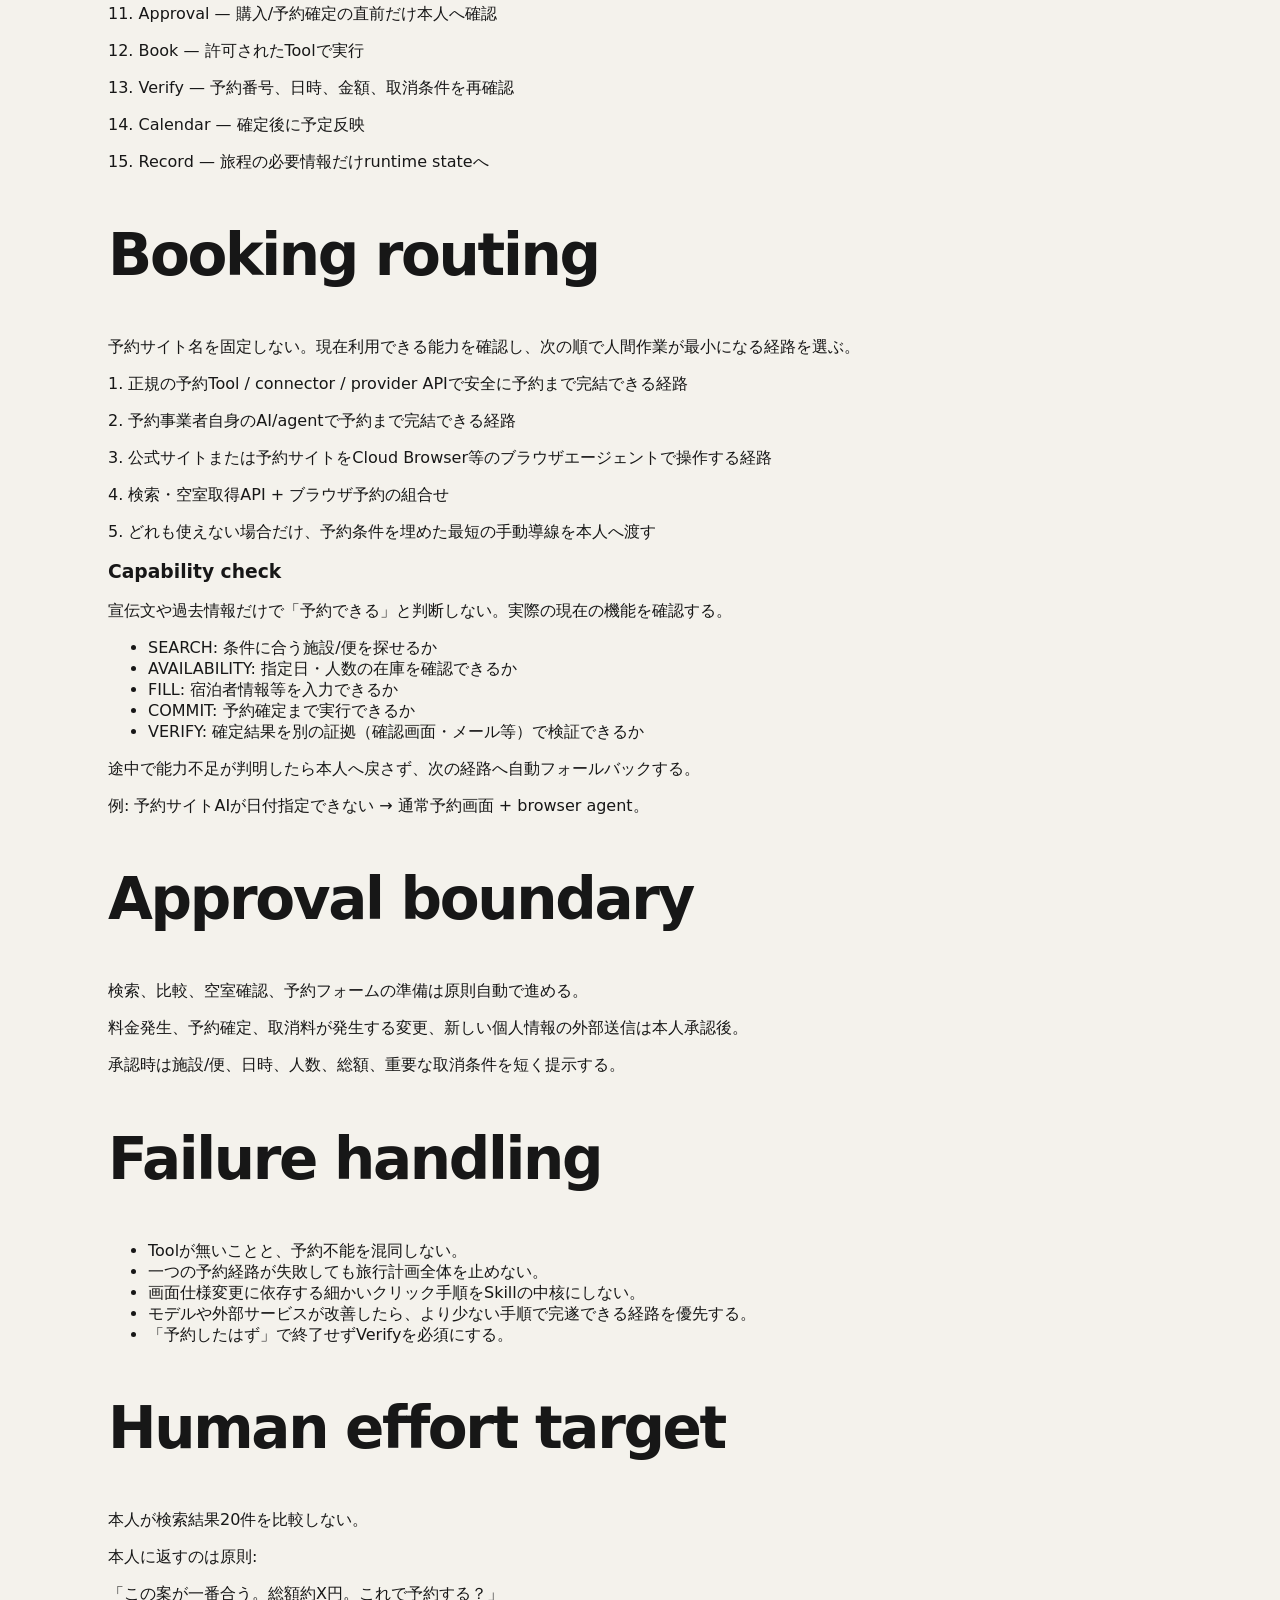
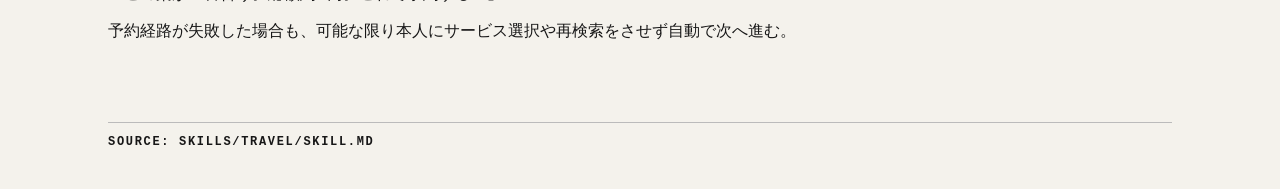
<file: items/skills--travel--skill.html>
<!doctype html><meta charset='utf-8'><meta name='viewport' content='width=device-width,initial-scale=1'><title>Travel Secretary — ASOBININ OS</title><link rel='stylesheet' href='../style.css'><main><p><a href='../generated.html'>← Knowledge Map</a></p><header><p class='eyebrow'>System</p><h1>Travel Secretary</h1><p class='lead'>旅行の曖昧な希望から候補比較・日程確認・予約準備まで進め、購入直前だけ承認を求める。</p></header><section><h1>Skill: Travel Secretary</h1>
<h2>Input examples</h2>
<ul>
<li>来月どっか旅行したい</li>
<li>温泉行きたい</li>
<li>3日くらい暇だからどこか</li>
<li>このイベントに合わせて宿と移動を取って</li>
</ul>
<h2>Pipeline</h2>
<p>1. Intent — 日程、目的、予算、人数、必須条件を既知Contextから埋める</p>
<p>2. Calendar — 接続済み予定との衝突を確認</p>
<p>3. Discover — 目的地/イベント/季節条件を調査</p>
<p>4. Route — 鉄道/航空/その他の現実的な移動候補を作る</p>
<p>5. Stay — 宿候補を比較</p>
<p>6. Preference — private Contextの座席・交通・宿の好みを適用</p>
<p>7. Cost — 交通+宿+現地固定費の概算</p>
<p>8. Critic — 営業日、乗継、チェックイン、キャンセル条件、総額、根拠を確認</p>
<p>9. Recommend — 原則1案を第一候補、必要なら代替1–2案</p>
<p>10. Booking capability — 予約経路ごとに「検索できる」「空室確認できる」「入力できる」「確定できる」を実測する</p>
<p>11. Approval — 購入/予約確定の直前だけ本人へ確認</p>
<p>12. Book — 許可されたToolで実行</p>
<p>13. Verify — 予約番号、日時、金額、取消条件を再確認</p>
<p>14. Calendar — 確定後に予定反映</p>
<p>15. Record — 旅程の必要情報だけruntime stateへ</p>
<h2>Booking routing</h2>
<p>予約サイト名を固定しない。現在利用できる能力を確認し、次の順で人間作業が最小になる経路を選ぶ。</p>
<p>1. 正規の予約Tool / connector / provider APIで安全に予約まで完結できる経路</p>
<p>2. 予約事業者自身のAI/agentで予約まで完結できる経路</p>
<p>3. 公式サイトまたは予約サイトをCloud Browser等のブラウザエージェントで操作する経路</p>
<p>4. 検索・空室取得API + ブラウザ予約の組合せ</p>
<p>5. どれも使えない場合だけ、予約条件を埋めた最短の手動導線を本人へ渡す</p>
<h3>Capability check</h3>
<p>宣伝文や過去情報だけで「予約できる」と判断しない。実際の現在の機能を確認する。</p>
<ul>
<li>SEARCH: 条件に合う施設/便を探せるか</li>
<li>AVAILABILITY: 指定日・人数の在庫を確認できるか</li>
<li>FILL: 宿泊者情報等を入力できるか</li>
<li>COMMIT: 予約確定まで実行できるか</li>
<li>VERIFY: 確定結果を別の証拠（確認画面・メール等）で検証できるか</li>
</ul>
<p>途中で能力不足が判明したら本人へ戻さず、次の経路へ自動フォールバックする。</p>
<p>例: 予約サイトAIが日付指定できない → 通常予約画面 + browser agent。</p>
<h2>Approval boundary</h2>
<p>検索、比較、空室確認、予約フォームの準備は原則自動で進める。</p>
<p>料金発生、予約確定、取消料が発生する変更、新しい個人情報の外部送信は本人承認後。</p>
<p>承認時は施設/便、日時、人数、総額、重要な取消条件を短く提示する。</p>
<h2>Failure handling</h2>
<ul>
<li>Toolが無いことと、予約不能を混同しない。</li>
<li>一つの予約経路が失敗しても旅行計画全体を止めない。</li>
<li>画面仕様変更に依存する細かいクリック手順をSkillの中核にしない。</li>
<li>モデルや外部サービスが改善したら、より少ない手順で完遂できる経路を優先する。</li>
<li>「予約したはず」で終了せずVerifyを必須にする。</li>
</ul>
<h2>Human effort target</h2>
<p>本人が検索結果20件を比較しない。</p>
<p>本人に返すのは原則:</p>
<p>「この案が一番合う。総額約X円。これで予約する？」</p>
<p>予約経路が失敗した場合も、可能な限り本人にサービス選択や再検索をさせず自動で次へ進む。</p></section><footer><p class='eyebrow'>SOURCE: skills/travel/SKILL.md</p></footer></main>
</file>
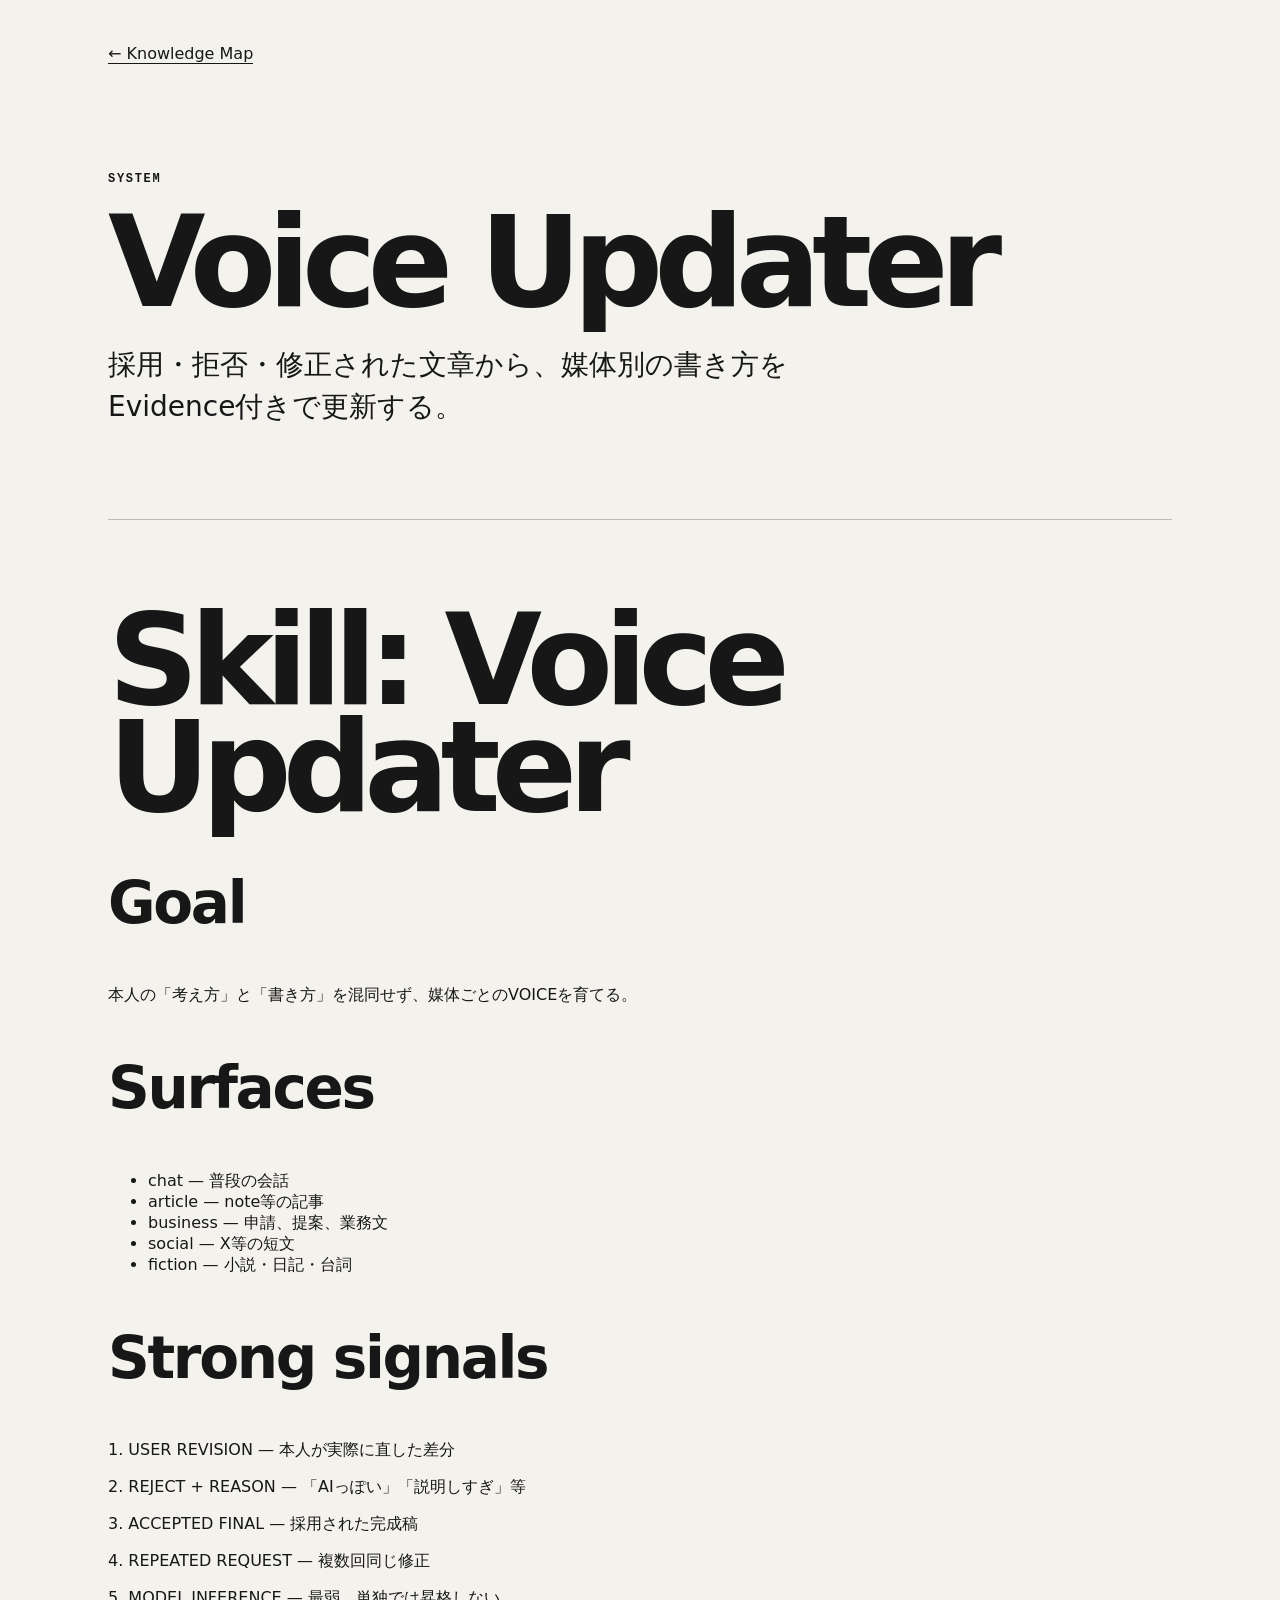
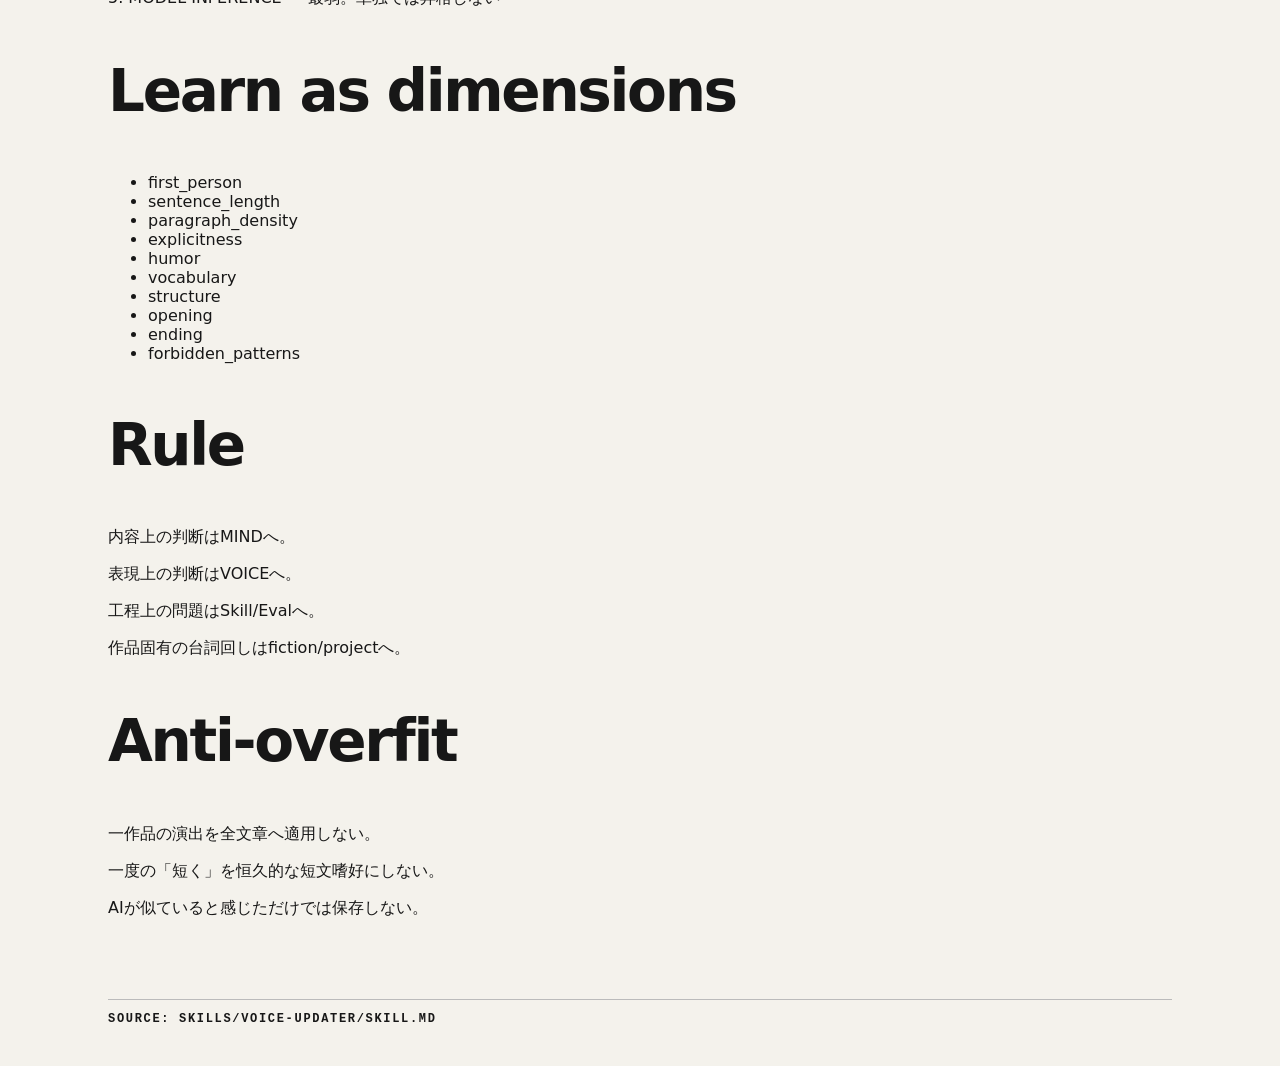
<file: items/skills--voice-updater--skill.html>
<!doctype html><meta charset='utf-8'><meta name='viewport' content='width=device-width,initial-scale=1'><title>Voice Updater — ASOBININ OS</title><link rel='stylesheet' href='../style.css'><main><p><a href='../generated.html'>← Knowledge Map</a></p><header><p class='eyebrow'>System</p><h1>Voice Updater</h1><p class='lead'>採用・拒否・修正された文章から、媒体別の書き方をEvidence付きで更新する。</p></header><section><h1>Skill: Voice Updater</h1>
<h2>Goal</h2>
<p>本人の「考え方」と「書き方」を混同せず、媒体ごとのVOICEを育てる。</p>
<h2>Surfaces</h2>
<ul>
<li>chat — 普段の会話</li>
<li>article — note等の記事</li>
<li>business — 申請、提案、業務文</li>
<li>social — X等の短文</li>
<li>fiction — 小説・日記・台詞</li>
</ul>
<h2>Strong signals</h2>
<p>1. USER REVISION — 本人が実際に直した差分</p>
<p>2. REJECT + REASON — 「AIっぽい」「説明しすぎ」等</p>
<p>3. ACCEPTED FINAL — 採用された完成稿</p>
<p>4. REPEATED REQUEST — 複数回同じ修正</p>
<p>5. MODEL INFERENCE — 最弱。単独では昇格しない</p>
<h2>Learn as dimensions</h2>
<ul>
<li>first_person</li>
<li>sentence_length</li>
<li>paragraph_density</li>
<li>explicitness</li>
<li>humor</li>
<li>vocabulary</li>
<li>structure</li>
<li>opening</li>
<li>ending</li>
<li>forbidden_patterns</li>
</ul>
<h2>Rule</h2>
<p>内容上の判断はMINDへ。</p>
<p>表現上の判断はVOICEへ。</p>
<p>工程上の問題はSkill/Evalへ。</p>
<p>作品固有の台詞回しはfiction/projectへ。</p>
<h2>Anti-overfit</h2>
<p>一作品の演出を全文章へ適用しない。</p>
<p>一度の「短く」を恒久的な短文嗜好にしない。</p>
<p>AIが似ていると感じただけでは保存しない。</p></section><footer><p class='eyebrow'>SOURCE: skills/voice-updater/SKILL.md</p></footer></main>
</file>
<file: style.css>
:root{font-family:Inter,system-ui,-apple-system,"Noto Sans JP",sans-serif;background:#f4f2ec;color:#171717}*{box-sizing:border-box}body{margin:0}main{max-width:1120px;margin:auto;padding:28px}header{padding:9vh 0 7vh;border-bottom:1px solid #bbb}.eyebrow,.tag{font:700 12px/1.2 monospace;letter-spacing:.14em;text-transform:uppercase}h1{font-size:clamp(56px,11vw,126px);line-height:.85;letter-spacing:-.07em;margin:.18em 0}.lead{font-size:clamp(18px,2.4vw,28px);max-width:760px;line-height:1.5}nav{display:flex;gap:20px;margin-top:38px}a{color:inherit;text-decoration:none;border-bottom:1px solid}section{padding:64px 0;border-bottom:1px solid #bbb}h2{font-size:clamp(32px,5vw,58px);letter-spacing:-.04em}.grid{display:grid;grid-template-columns:repeat(auto-fit,minmax(240px,1fr));gap:12px}.card,article{background:#fff;padding:24px;min-height:150px;border:0}.card{display:flex;flex-direction:column;justify-content:space-between}.card b{font-size:22px}.card span,.small{color:#555}.flow{display:flex;gap:10px;flex-wrap:wrap;align-items:center}.flow span{background:#171717;color:#fff;padding:12px 14px}.flow i{font-style:normal}@media(max-width:600px){main{padding:18px}header{padding-top:7vh}.flow i{display:none}.flow span{width:100%}}
</file>
